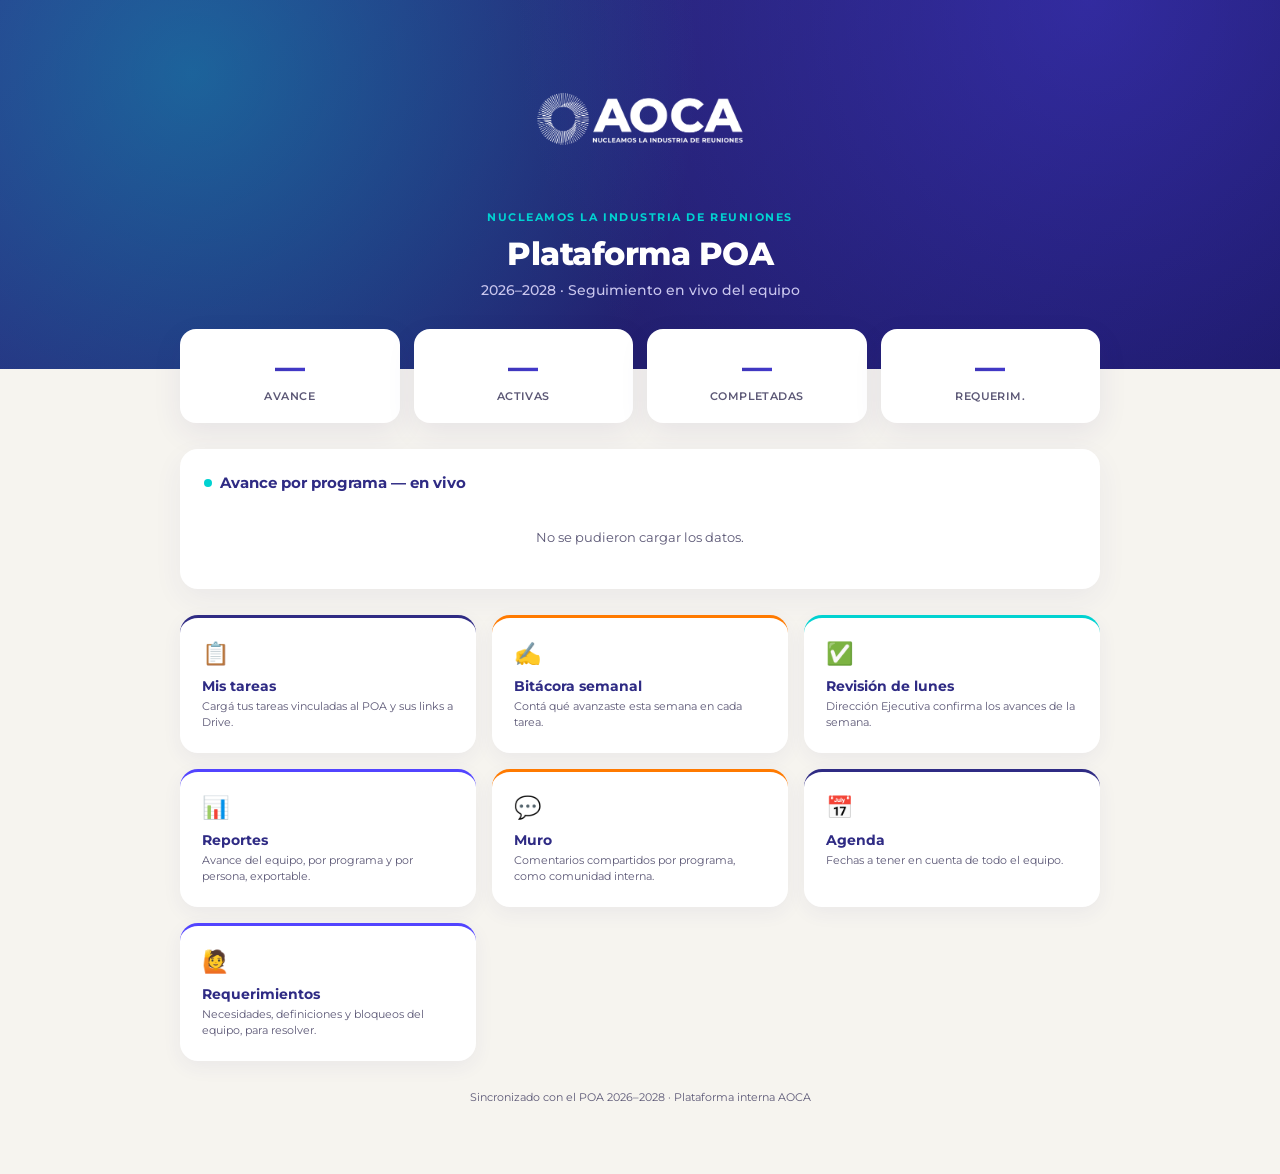
<file: index.html>
<!DOCTYPE html>
<html lang="es">
<head>
<meta charset="UTF-8">
<meta name="viewport" content="width=device-width, initial-scale=1">
<title>Plataforma POA · AOCA</title>
<link rel="preconnect" href="https://fonts.googleapis.com">
<link href="https://fonts.googleapis.com/css2?family=Montserrat:wght@400;500;600;700;800;900&display=swap" rel="stylesheet">
<style>
  :root{
    --indigo:#2F2B84; --indigo-deep:#1A1760;
    --turquesa:#00D2D1; --violeta:#5244FF; --naranja:#FF7A00;
    --paper:#F6F4EF; --ink:#1B1830; --ink-soft:#6B6785; --line:#E4E1F0;
  }
  *{box-sizing:border-box;}
  body{margin:0;background:var(--paper);color:var(--ink);font-family:'Montserrat',sans-serif;}
  .fade-in{opacity:0;animation:fadeIn .7s ease forwards;}
  @keyframes fadeIn{to{opacity:1;transform:translateY(0);}from{transform:translateY(10px);}}

  .hero{
    background:radial-gradient(circle at 15% 20%, rgba(0,210,209,.35), transparent 45%),
               radial-gradient(circle at 85% 0%, rgba(82,68,255,.35), transparent 50%),
               linear-gradient(135deg, var(--indigo) 0%, var(--indigo-deep) 100%);
    color:#fff; padding:54px 24px 70px; text-align:center; position:relative; overflow:hidden;
  }
  .hero img{height:130px;margin-bottom:22px;filter:brightness(0) invert(1);}
  .hero h1{font-size:clamp(22px,4vw,32px);font-weight:800;margin:0 0 8px;letter-spacing:-.5px;}
  .hero p{font-size:14px;color:#C9C6EE;margin:0;font-weight:500;}
  .hero .tagline{font-size:11px;letter-spacing:.14em;text-transform:uppercase;color:var(--turquesa);font-weight:700;margin-bottom:10px;}

  .wrap{max-width:960px;margin:-40px auto 0;padding:0 20px 60px;position:relative;z-index:2;}

  .kpis{display:grid;grid-template-columns:repeat(4,1fr);gap:14px;margin-bottom:26px;}
  .kpi{background:#fff;border-radius:16px;padding:20px 16px;box-shadow:0 10px 30px rgba(47,43,132,.08);text-align:center;}
  .kpi .num{font-size:30px;font-weight:800;font-family:'Montserrat';background:linear-gradient(135deg,var(--indigo),var(--violeta));-webkit-background-clip:text;background-clip:text;color:transparent;}
  .kpi .lbl{font-size:10.5px;color:var(--ink-soft);font-weight:600;text-transform:uppercase;letter-spacing:.04em;margin-top:4px;}

  .panel{background:#fff;border-radius:18px;padding:24px;box-shadow:0 10px 30px rgba(47,43,132,.06);margin-bottom:26px;}
  .panel h2{font-size:15px;font-weight:700;color:var(--indigo);margin:0 0 18px;display:flex;align-items:center;gap:8px;}
  .panel h2::before{content:"";width:8px;height:8px;border-radius:50%;background:var(--turquesa);}
  .bar-row{display:flex;align-items:center;gap:12px;margin-bottom:13px;}
  .bar-row .name{width:150px;font-size:12px;font-weight:500;flex-shrink:0;}
  .bar-track{flex:1;height:10px;background:#EFEDFA;border-radius:6px;overflow:hidden;}
  .bar-fill{height:100%;border-radius:6px;width:0;transition:width 1.1s cubic-bezier(.2,.8,.2,1);}
  .bar-row .pct{width:36px;text-align:right;font-size:11px;font-weight:700;color:var(--ink-soft);}
  .empty{text-align:center;color:var(--ink-soft);font-size:12.5px;padding:20px;}

  .grid{display:grid;grid-template-columns:repeat(3,1fr);gap:16px;}
  .card{
    background:#fff;border-radius:18px;padding:22px;text-decoration:none;color:var(--ink);
    box-shadow:0 6px 20px rgba(47,43,132,.06); transition:transform .2s, box-shadow .2s;
    position:relative; overflow:hidden; border-top:3px solid var(--c,var(--indigo));
  }
  .card:hover{transform:translateY(-5px);box-shadow:0 16px 34px rgba(47,43,132,.14);}
  .card .icon{font-size:22px;margin-bottom:10px;display:block;}
  .card h3{font-size:14px;font-weight:700;margin:0 0 4px;color:var(--indigo);}
  .card p{font-size:11px;color:var(--ink-soft);margin:0;line-height:1.45;}

  .footer{text-align:center;font-size:10.5px;color:var(--ink-soft);margin-top:30px;}

  @media(max-width:760px){.kpis{grid-template-columns:1fr 1fr;}.grid{grid-template-columns:1fr 1fr;}}
  @media(max-width:480px){.grid{grid-template-columns:1fr;}}
</style>
<link rel="stylesheet" href="assets/app.css">
<script src="assets/app.js" defer></script>
</head>
<body>

<div class="hero">
  <img src="[data-uri]" alt="AOCA">
  <p class="tagline">Nucleamos la industria de reuniones</p>
  <h1>Plataforma POA</h1>
  <p>2026–2028 · Seguimiento en vivo del equipo</p>
</div>

<div class="wrap">

  <div class="kpis" id="kpis">
    <div class="kpi"><div class="num">—</div><div class="lbl">Avance</div></div>
    <div class="kpi"><div class="num">—</div><div class="lbl">Activas</div></div>
    <div class="kpi"><div class="num">—</div><div class="lbl">Completadas</div></div>
    <div class="kpi"><div class="num">—</div><div class="lbl">Requerim.</div></div>
  </div>

  <div class="panel fade-in">
    <h2>Avance por programa — en vivo</h2>
    <div id="chart"><div class="empty">Cargando datos del equipo…</div></div>
  </div>

  <div class="grid">
    <a class="card fade-in" href="mis-tareas.html" style="--c:var(--indigo)">
      <span class="icon">📋</span><h3>Mis tareas</h3>
      <p>Cargá tus tareas vinculadas al POA y sus links a Drive.</p>
    </a>
    <a class="card fade-in" href="bitacora-semanal.html" style="--c:var(--naranja)">
      <span class="icon">✍️</span><h3>Bitácora semanal</h3>
      <p>Contá qué avanzaste esta semana en cada tarea.</p>
    </a>
    <a class="card fade-in" href="revision-lunes.html" style="--c:var(--turquesa)">
      <span class="icon">✅</span><h3>Revisión de lunes</h3>
      <p>Dirección Ejecutiva confirma los avances de la semana.</p>
    </a>
    <a class="card fade-in" href="reportes.html" style="--c:var(--violeta)">
      <span class="icon">📊</span><h3>Reportes</h3>
      <p>Avance del equipo, por programa y por persona, exportable.</p>
    </a>
    <a class="card fade-in" href="muro.html" style="--c:var(--naranja)">
      <span class="icon">💬</span><h3>Muro</h3>
      <p>Comentarios compartidos por programa, como comunidad interna.</p>
    </a>
    <a class="card fade-in" href="agenda.html" style="--c:var(--indigo)">
      <span class="icon">📅</span><h3>Agenda</h3>
      <p>Fechas a tener en cuenta de todo el equipo.</p>
    </a>
    <a class="card fade-in" href="requerimientos.html" style="--c:var(--violeta)">
      <span class="icon">🙋</span><h3>Requerimientos</h3>
      <p>Necesidades, definiciones y bloqueos del equipo, para resolver.</p>
    </a>
  </div>

  <p class="footer">Sincronizado con el POA 2026–2028 · Plataforma interna AOCA</p>
</div>

<script>
const WEBAPP_URL = 'https://script.google.com/macros/s/AKfycbz79-KdirXDLcDGQREVFWNzNfw-5R0W7H-VHEKw6IlT3Ziz7ZTawoCLYOfjWHad-DrC/exec';

function semanaISO(d) {
  const date = new Date(d.getTime());
  date.setHours(0,0,0,0);
  date.setDate(date.getDate() + 3 - ((date.getDay() + 6) % 7));
  const week1 = new Date(date.getFullYear(), 0, 4);
  const semanaNum = 1 + Math.round(((date - week1) / 86400000 - 3 + ((week1.getDay() + 6) % 7)) / 7);
  return date.getFullYear() + '-W' + String(semanaNum).padStart(2, '0');
}

function animarNumero(el, valor, sufijo, delayInicial) {
  setTimeout(() => {
    let actual = 0;
    const pasos = 40;
    const paso = Math.max(1, Math.round(valor / pasos));
    const intervalo = setInterval(() => {
      actual += paso;
      if (actual >= valor) { actual = valor; clearInterval(intervalo); }
      el.textContent = actual + (sufijo || '');
    }, 28);
  }, delayInicial || 0);
}

async function cargar() {
  try {
    const semana = semanaISO(new Date());
    const res = await fetch(WEBAPP_URL + '?action=resumen&semana=' + semana);
    const r = await res.json();

    const kpiEls = document.querySelectorAll('#kpis .kpi .num');
    animarNumero(kpiEls[0], r.avancePromedio, '%', 0);
    animarNumero(kpiEls[1], r.tareasActivas, '', 180);
    animarNumero(kpiEls[2], r.tareasCompletadas, '', 360);
    animarNumero(kpiEls[3], r.requerimientosAbiertos, '', 540);

    const chart = document.getElementById('chart');
    if (!r.porPrograma.length) {
      chart.innerHTML = '<div class="empty">Todavía no hay tareas cargadas.</div>';
      return;
    }
    chart.innerHTML = r.porPrograma.map(p => `
      <div class="bar-row">
        <span class="name">${p.programa}</span>
        <div class="bar-track"><div class="bar-fill" data-w="${p.avance}" style="background:${p.avance>=70?'var(--turquesa)':p.avance>=40?'var(--naranja)':'#C0392B'}"></div></div>
        <span class="pct">${p.avance}%</span>
      </div>
    `).join('');
    // Cada barra empieza a crecer un poco después que la anterior
    document.querySelectorAll('.bar-fill').forEach((b, i) => {
      setTimeout(() => { b.style.width = b.dataset.w + '%'; }, 700 + i * 160);
    });
  } catch (err) {
    document.getElementById('chart').innerHTML = '<div class="empty">No se pudieron cargar los datos.</div>';
  }
}

document.querySelectorAll('.fade-in').forEach((el, i) => { el.style.animationDelay = (i * 0.1) + 's'; });
cargar();
</script>
</body>
</html>
</file>
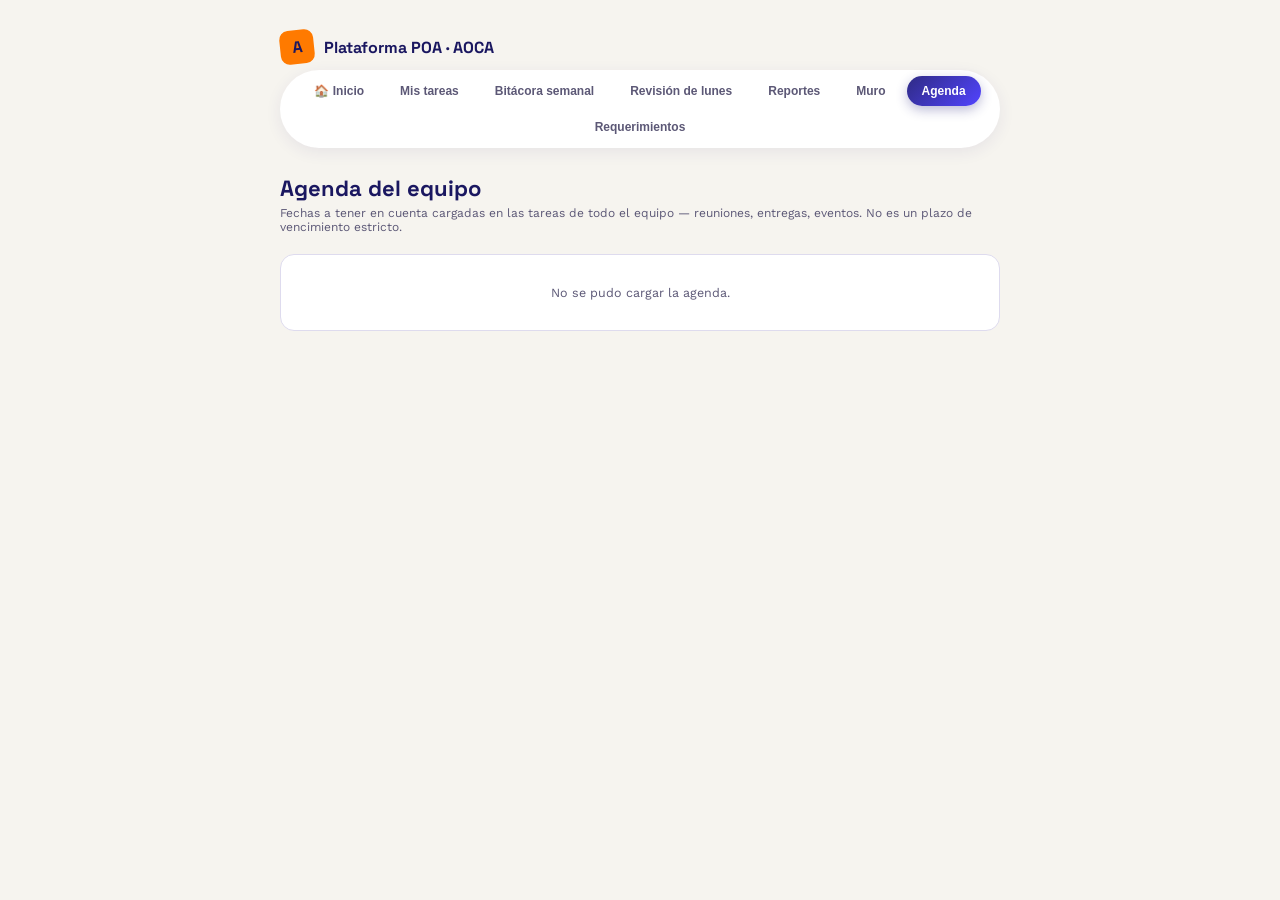
<file: agenda.html>
<!DOCTYPE html>
<html lang="es">
<head>
<meta charset="UTF-8">
<title>Agenda · Plataforma POA AOCA</title>
<link rel="preconnect" href="https://fonts.googleapis.com">
<link href="https://fonts.googleapis.com/css2?family=Space+Grotesk:wght@500;600;700&family=Work+Sans:wght@400;500;600&family=JetBrains+Mono:wght@500;600&display=swap" rel="stylesheet">
<style>
  :root{
    --indigo:#2F2B84; --indigo-deep:#211D5E; --indigo-tint:#EDECFA;
    --orange:#FF7A00; --orange-tint:#FFEEDC;
    --green:#5BA646; --green-tint:#E8F4E3;
    --red:#C0392B; --red-tint:#FBE7E4;
    --paper:#F6F4EF; --ink:#1B1830; --ink-soft:#5C5876; --line:#DEDBEE;
  }
  *{box-sizing:border-box;}
  body{margin:0;background:var(--paper);color:var(--ink);font-family:'Work Sans',sans-serif;}
  .wrap{max-width:760px;margin:0 auto;padding:30px 20px 60px;}
  .brand{display:flex;align-items:center;gap:10px;margin-bottom:6px;}
  .brand .mark{width:34px;height:34px;border-radius:9px;background:var(--orange);display:flex;align-items:center;justify-content:center;font-family:'Space Grotesk',sans-serif;font-weight:700;color:var(--indigo-deep);transform:rotate(-6deg);}
  .brand span{font-family:'Space Grotesk',sans-serif;font-weight:700;font-size:16px;color:var(--indigo-deep);}
  nav.links{display:flex;gap:14px;margin-bottom:22px;flex-wrap:wrap;}
  nav.links a{font-size:12px;color:var(--ink-soft);text-decoration:none;border-bottom:2px solid transparent;padding-bottom:2px;}
  nav.links a.active{color:var(--indigo-deep);font-weight:600;border-color:var(--orange);}
  h1{font-family:'Space Grotesk',sans-serif;font-size:22px;margin:0 0 4px;color:var(--indigo-deep);}
  .hint{font-size:12px;color:var(--ink-soft);margin:0 0 20px;}
  .grupo{margin-bottom:22px;}
  .grupo h2{font-family:'JetBrains Mono',monospace;font-size:11px;text-transform:uppercase;letter-spacing:.05em;color:var(--ink-soft);margin:0 0 10px;}
  .item{background:#fff;border:1px solid var(--line);border-radius:12px;padding:14px 16px;margin-bottom:10px;display:flex;gap:14px;align-items:center;}
  .item.vencido{border-color:#F4C9C1;}
  .fecha-box{width:52px;flex-shrink:0;text-align:center;background:var(--indigo-tint);border-radius:9px;padding:6px 0;}
  .item.vencido .fecha-box{background:var(--red-tint);}
  .fecha-box .dia{font-family:'Space Grotesk',sans-serif;font-size:17px;font-weight:700;color:var(--indigo-deep);line-height:1;}
  .item.vencido .fecha-box .dia{color:var(--red);}
  .fecha-box .mes{font-family:'JetBrains Mono',monospace;font-size:9px;color:var(--ink-soft);text-transform:uppercase;}
  .info{flex:1;}
  .prog{font-family:'JetBrains Mono',monospace;font-size:9.5px;color:var(--orange);text-transform:uppercase;}
  .tt{font-size:13px;font-weight:600;margin:2px 0 3px;}
  .who{font-size:11px;color:var(--ink-soft);}
  .chip{font-size:10px;color:var(--indigo);background:var(--indigo-tint);padding:3px 8px;border-radius:999px;text-decoration:none;margin-left:6px;}
  .empty{text-align:center;color:var(--ink-soft);font-size:12.5px;padding:30px;background:#fff;border:1px solid var(--line);border-radius:14px;}
</style>
<link rel="stylesheet" href="assets/app.css">
<script src="assets/app.js" defer></script>
</head>
<body>
<div class="wrap">
  <div class="brand"><div class="mark">A</div><span>Plataforma POA · AOCA</span></div>
    <nav class="app-nav">
    <a href="index.html">🏠 Inicio</a>
    <a href="mis-tareas.html">Mis tareas</a>
    <a href="bitacora-semanal.html">Bitácora semanal</a>
    <a href="revision-lunes.html">Revisión de lunes</a>
    <a href="reportes.html">Reportes</a>
    <a href="muro.html">Muro</a>
    <a href="agenda.html">Agenda</a>
    <a href="requerimientos.html">Requerimientos</a>
  </nav>

  <h1>Agenda del equipo</h1>
  <p class="hint">Fechas a tener en cuenta cargadas en las tareas de todo el equipo — reuniones, entregas, eventos. No es un plazo de vencimiento estricto.</p>

  <div id="contenido"><div class="empty">Cargando…</div></div>
</div>

<script>
const WEBAPP_URL = 'https://script.google.com/macros/s/AKfycbz79-KdirXDLcDGQREVFWNzNfw-5R0W7H-VHEKw6IlT3Ziz7ZTawoCLYOfjWHad-DrC/exec';
const MESES = ['ENE','FEB','MAR','ABR','MAY','JUN','JUL','AGO','SEP','OCT','NOV','DIC'];

async function cargar() {
  const cont = document.getElementById('contenido');
  try {
    const res = await fetch(WEBAPP_URL + '?action=agenda');
    const items = await res.json();
    if (!items.length) {
      cont.innerHTML = '<div class="empty">Todavía no hay fechas cargadas. Se agregan desde "Mis tareas" al crear una tarea nueva.</div>';
      return;
    }
    const hoy = new Date(); hoy.setHours(0,0,0,0);
    const grupos = { 'Vencidas': [], 'Esta semana': [], 'Próximamente': [] };
    items.forEach(it => {
      const f = new Date(it.fecha);
      const dias = Math.round((f - hoy) / 86400000);
      if (dias < 0) grupos['Vencidas'].push(it);
      else if (dias <= 7) grupos['Esta semana'].push(it);
      else grupos['Próximamente'].push(it);
    });

    cont.innerHTML = Object.keys(grupos).filter(g => grupos[g].length).map(g => `
      <div class="grupo">
        <h2>${g} (${grupos[g].length})</h2>
        ${grupos[g].map(it => {
          const f = new Date(it.fecha);
          const vencido = g === 'Vencidas';
          return `
          <div class="item ${vencido ? 'vencido' : ''}">
            <div class="fecha-box"><div class="dia">${f.getDate()}</div><div class="mes">${MESES[f.getMonth()]}</div></div>
            <div class="info">
              <div class="prog">${it.codigoPoa}</div>
              <div class="tt">${it.titulo}</div>
              <span class="who">${it.responsableEmail} · ${it.estado}</span>
              ${it.linkDrive ? `<a class="chip" href="${it.linkDrive}" target="_blank">🔗 Ver doc</a>` : ''}
            </div>
          </div>`;
        }).join('')}
      </div>
    `).join('');
  } catch (err) {
    cont.innerHTML = '<div class="empty">No se pudo cargar la agenda.</div>';
  }
}

cargar();
</script>
</body>
</html>
</file>
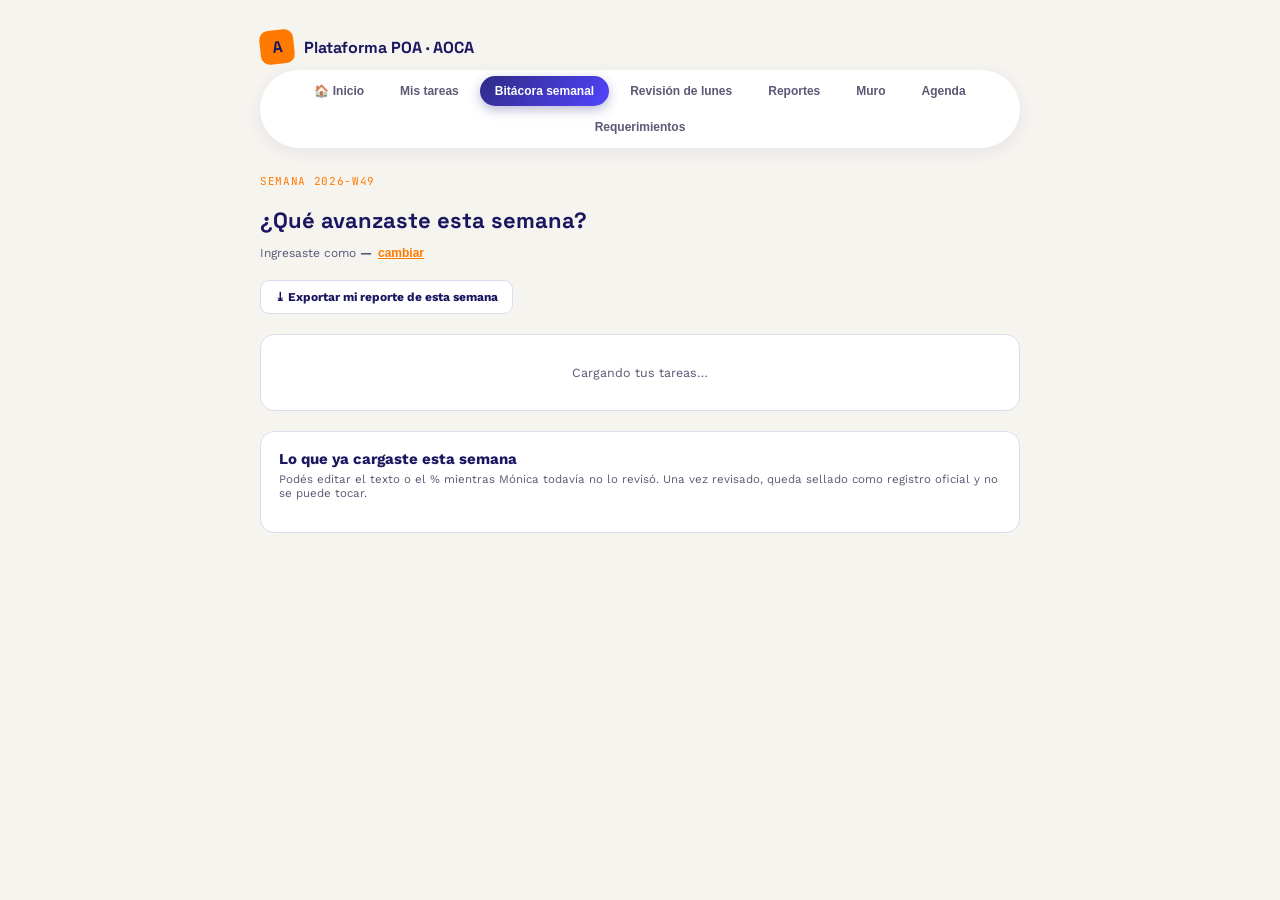
<file: bitacora-semanal.html>
<!DOCTYPE html>
<html lang="es">
<head>
<meta charset="UTF-8">
<title>Bitácora semanal · Plataforma POA AOCA</title>
<link rel="preconnect" href="https://fonts.googleapis.com">
<link href="https://fonts.googleapis.com/css2?family=Space+Grotesk:wght@500;600;700&family=Work+Sans:wght@400;500;600&family=JetBrains+Mono:wght@500;600&display=swap" rel="stylesheet">
<style>
  :root{
    --indigo:#2F2B84; --indigo-deep:#211D5E; --indigo-tint:#EDECFA;
    --orange:#FF7A00; --orange-tint:#FFEEDC;
    --green:#5BA646; --green-tint:#E8F4E3;
    --paper:#F6F4EF; --ink:#1B1830; --ink-soft:#5C5876; --line:#DEDBEE;
  }
  *{box-sizing:border-box;}
  body{margin:0;background:var(--paper);color:var(--ink);font-family:'Work Sans',sans-serif;}
  .wrap{max-width:800px;margin:0 auto;padding:30px 20px 60px;}
  .topbar{display:flex;justify-content:space-between;align-items:center;margin-bottom:6px;flex-wrap:wrap;gap:12px;}
  .brand{display:flex;align-items:center;gap:10px;}
  .brand .mark{width:34px;height:34px;border-radius:9px;background:var(--orange);display:flex;align-items:center;justify-content:center;font-family:'Space Grotesk',sans-serif;font-weight:700;color:var(--indigo-deep);transform:rotate(-6deg);}
  .brand span{font-family:'Space Grotesk',sans-serif;font-weight:700;font-size:16px;color:var(--indigo-deep);}
  nav.links{display:flex;gap:14px;margin-bottom:22px;}
  nav.links a{font-size:12px;color:var(--ink-soft);text-decoration:none;border-bottom:2px solid transparent;padding-bottom:2px;}
  nav.links a.active{color:var(--indigo-deep);font-weight:600;border-color:var(--orange);}
  h1{font-family:'Space Grotesk',sans-serif;font-size:22px;margin:0 0 4px;color:var(--indigo-deep);}
  .eyebrow{font-family:'JetBrains Mono',monospace;font-size:11px;color:var(--orange);letter-spacing:.06em;text-transform:uppercase;margin:0 0 18px;}
  .who{font-size:12px;color:var(--ink-soft);margin-bottom:20px;}
  .who button{background:none;border:none;color:var(--orange);font-weight:600;cursor:pointer;font-size:12px;text-decoration:underline;padding:0;margin-left:6px;}
  .entry{background:#fff;border:1px solid var(--line);border-radius:14px;padding:18px;margin-bottom:14px;}
  .entry .prog{font-family:'JetBrains Mono',monospace;font-size:9.5px;color:var(--orange);text-transform:uppercase;}
  .entry .tt{font-weight:700;font-size:13.5px;margin:3px 0 10px;}
  .entry textarea{width:100%;border:1px solid var(--line);border-radius:8px;padding:10px;font-family:'Work Sans';font-size:12.5px;min-height:52px;resize:vertical;}
  .slider-row{display:flex;align-items:center;gap:10px;margin-top:12px;}
  .slider-row input[type=range]{flex:1;accent-color:var(--indigo);}
  .slider-row .pctlabel{font-family:'JetBrains Mono',monospace;font-size:12px;color:var(--indigo-deep);font-weight:700;width:42px;text-align:right;}
  .entry .foot{display:flex;justify-content:space-between;align-items:center;margin-top:12px;}
  .prev{font-size:10.5px;color:var(--ink-soft);}
  .btn{border:none;border-radius:9px;padding:9px 14px;font-size:12px;font-weight:700;cursor:pointer;font-family:'Work Sans';background:var(--orange);color:#fff;}
  .btn:disabled{opacity:.5;cursor:default;}
  .empty{text-align:center;color:var(--ink-soft);font-size:12.5px;padding:30px;background:#fff;border:1px solid var(--line);border-radius:14px;}
  #toast{position:fixed;bottom:24px;right:24px;left:24px;background:var(--indigo-deep);color:#fff;padding:14px 18px;border-radius:10px;font-size:12.5px;display:none;box-shadow:0 8px 24px rgba(0,0,0,.2);max-width:360px;margin-left:auto;}
  #toast.show{display:block;}
  #toast.err{background:#C0392B;}
  .avance-row{border:1px solid var(--line);border-radius:10px;padding:12px 14px;margin-bottom:10px;}
  .avance-row .top2{display:flex;justify-content:space-between;align-items:flex-start;gap:10px;}
  .avance-row .tt2{font-weight:700;font-size:12.5px;}
  .avance-row .fecha2{font-family:'JetBrains Mono',monospace;font-size:9.5px;color:var(--ink-soft);}
  .avance-row .txt2{font-size:12px;margin:6px 0;color:var(--ink);}
  .badge-sellado{font-size:10px;font-weight:700;color:var(--ink-soft);background:var(--paper);padding:3px 9px;border-radius:999px;}
  .avance-row textarea{width:100%;border:1px solid var(--line);border-radius:8px;padding:8px;font-family:'Work Sans';font-size:12px;min-height:44px;margin-top:6px;}
  .avance-row .editrow{display:flex;align-items:center;gap:8px;margin-top:8px;}
  .avance-row input[type=range]{flex:1;accent-color:var(--indigo);}
  .btn-mini{border:none;border-radius:7px;padding:6px 10px;font-size:11px;font-weight:700;cursor:pointer;background:var(--indigo-tint);color:var(--indigo-deep);}
</style>
<link rel="stylesheet" href="assets/app.css">
<script src="assets/app.js" defer></script>
</head>
<body>
<div class="wrap">
  <div class="topbar">
    <div class="brand"><div class="mark">A</div><span>Plataforma POA · AOCA</span></div>
  </div>
    <nav class="app-nav">
    <a href="index.html">🏠 Inicio</a>
    <a href="mis-tareas.html">Mis tareas</a>
    <a href="bitacora-semanal.html">Bitácora semanal</a>
    <a href="revision-lunes.html">Revisión de lunes</a>
    <a href="reportes.html">Reportes</a>
    <a href="muro.html">Muro</a>
    <a href="agenda.html">Agenda</a>
    <a href="requerimientos.html">Requerimientos</a>
  </nav>

  <p class="eyebrow" id="semanaActual">Semana —</p>
  <h1>¿Qué avanzaste esta semana?</h1>
  <p class="who">Ingresaste como <b id="emailActual">—</b><button onclick="cambiarUsuario()">cambiar</button></p>
  <p style="margin:0 0 20px;"><button class="btn" style="background:#fff;border:1px solid var(--line);color:var(--indigo-deep);" onclick="exportarMiReporte()" id="btnExportarMio">⤓ Exportar mi reporte de esta semana</button></p>

  <div id="lista"><div class="empty">Cargando tus tareas…</div></div>

  <div class="panel" id="panelMisAvances" style="background:#fff;border:1px solid var(--line);border-radius:14px;padding:18px;margin-top:20px;">
    <h2 style="font-size:15px;margin:0 0 4px;color:var(--indigo-deep);">Lo que ya cargaste esta semana</h2>
    <p class="hint" style="font-size:11.5px;color:var(--ink-soft);margin:0 0 14px;">Podés editar el texto o el % mientras Mónica todavía no lo revisó. Una vez revisado, queda sellado como registro oficial y no se puede tocar.</p>
    <div id="listaMisAvances"></div>
  </div>
</div>

<div id="toast"></div>

<script>
// ======= CONFIGURACIÓN =======
const WEBAPP_URL = 'https://script.google.com/macros/s/AKfycbz79-KdirXDLcDGQREVFWNzNfw-5R0W7H-VHEKw6IlT3Ziz7ZTawoCLYOfjWHad-DrC/exec';
// ==============================

let emailActual = localStorage.getItem('aoca_email');
const semana = semanaISO(new Date());

function semanaISO(d) {
  const date = new Date(d.getTime());
  date.setHours(0,0,0,0);
  date.setDate(date.getDate() + 3 - ((date.getDay() + 6) % 7));
  const week1 = new Date(date.getFullYear(), 0, 4);
  const semanaNum = 1 + Math.round(((date - week1) / 86400000 - 3 + ((week1.getDay() + 6) % 7)) / 7);
  return date.getFullYear() + '-W' + String(semanaNum).padStart(2, '0');
}

function init() {
  document.getElementById('semanaActual').textContent = 'Semana ' + semana;
  if (!emailActual) { cambiarUsuario(); return; }
  document.getElementById('emailActual').textContent = emailActual;
  cargarTareas();
  cargarMisAvances();
}

function cambiarUsuario() {
  const email = prompt('Ingresá tu email de AOCA (ej: candela@aoca.org.ar):', emailActual || '');
  if (email) {
    emailActual = email.trim();
    localStorage.setItem('aoca_email', emailActual);
    document.getElementById('emailActual').textContent = emailActual;
    cargarTareas();
    cargarMisAvances();
  }
}

async function cargarTareas() {
  const lista = document.getElementById('lista');
  lista.innerHTML = '<div class="empty">Cargando tus tareas…</div>';
  try {
    const res = await fetch(WEBAPP_URL + '?action=misTareas&email=' + encodeURIComponent(emailActual));
    const tareas = await res.json();
    const activas = tareas.filter(t => t.estado !== 'Completada');
    if (!activas.length) {
      lista.innerHTML = '<div class="empty">No tenés tareas activas todavía. Cargá una desde "Mis tareas".</div>';
      return;
    }
    lista.innerHTML = activas.map((t, idx) => `
      <div class="entry" id="entry-${idx}">
        <div class="prog">${t.codigo_poa}</div>
        <div class="tt">${t.titulo}</div>
        <textarea id="txt-${idx}" placeholder="¿Qué hiciste esta semana en esta tarea?"></textarea>
        <div class="slider-row">
          <input type="range" id="rng-${idx}" min="0" max="100" value="${t.avance_pct || 0}"
                 oninput="document.getElementById('lbl-${idx}').textContent = this.value + '%'">
          <span class="pctlabel" id="lbl-${idx}">${t.avance_pct || 0}%</span>
        </div>
        <div class="foot">
          <span class="prev">Avance actual: ${t.avance_pct || 0}%</span>
          <button class="btn" onclick="guardarAvance('${t.id_tarea}', ${idx}, this)">Guardar avance</button>
        </div>
      </div>
    `).join('');
  } catch (err) {
    lista.innerHTML = '<div class="empty">No se pudieron cargar las tareas. Revisá la conexión.</div>';
  }
}

async function cargarMisAvances() {
  const cont = document.getElementById('listaMisAvances');
  cont.innerHTML = '<div class="empty">Cargando…</div>';
  try {
    const res = await fetch(WEBAPP_URL + '?action=misAvances&email=' + encodeURIComponent(emailActual) + '&semana=' + semana);
    const avances = await res.json();
    if (!avances.length) {
      cont.innerHTML = '<div class="empty">Todavía no cargaste nada esta semana.</div>';
      return;
    }
    cont.innerHTML = avances.map((a, idx) => `
      <div class="avance-row" id="av-${idx}">
        <div class="top2">
          <div><div class="tt2">${a.tituloTarea}</div><div class="fecha2">${a.fechaCarga}</div></div>
          ${a.revisado
            ? '<span class="badge-sellado">🔒 Ya revisado</span>'
            : `<button class="btn-mini" onclick="mostrarEdicion(${idx})">✎ Editar</button>`}
        </div>
        <p class="txt2" id="txt2-${idx}">"${a.queHice}" — ${a.avancePct}%</p>
        <div id="edicion-${idx}" style="display:none;">
          <textarea id="editTxt-${idx}">${a.queHice}</textarea>
          <div class="editrow">
            <input type="range" id="editPct-${idx}" min="0" max="100" value="${a.avancePct}"
                   oninput="document.getElementById('editLbl-${idx}').textContent=this.value+'%'">
            <span id="editLbl-${idx}" style="font-weight:700;font-size:11px;">${a.avancePct}%</span>
            <button class="btn-mini" onclick="guardarEdicion('${a.idAvance}', ${idx})">Guardar cambio</button>
          </div>
        </div>
      </div>
    `).join('');
  } catch (err) {
    cont.innerHTML = '<div class="empty">No se pudo cargar el historial.</div>';
  }
}

function mostrarEdicion(idx) {
  document.getElementById('edicion-' + idx).style.display = 'block';
}

async function guardarEdicion(idAvance, idx) {
  const queHice = document.getElementById('editTxt-' + idx).value.trim();
  const avancePct = Number(document.getElementById('editPct-' + idx).value);
  if (!queHice) { showToast('El texto no puede quedar vacío.', true); return; }
  try {
    const res = await fetch(WEBAPP_URL, {
      method: 'POST',
      body: JSON.stringify({ action: 'editarAvance', datos: { idAvance, queHice, avancePct } })
    });
    const data = await res.json();
    if (data.error) { showToast(data.error, true); return; }
    showToast('✓ Avance actualizado.');
    cargarMisAvances();
  } catch (err) {
    showToast('No se pudo guardar la edición.', true);
  }
}

async function guardarAvance(idTarea, idx, btn) {
  const queHice = document.getElementById('txt-' + idx).value.trim();
  const avancePct = Number(document.getElementById('rng-' + idx).value);
  if (!queHice) { showToast('Contá brevemente qué hiciste antes de guardar.', true); return; }
  btn.disabled = true;
  btn.textContent = 'Guardando…';
  try {
    await fetch(WEBAPP_URL, {
      method: 'POST',
      body: JSON.stringify({
        action: 'guardarAvance',
        datos: { idTarea, autorEmail: emailActual, semana, queHice, avancePct }
      })
    });
    showToast('✓ Avance guardado. Mónica lo revisa el lunes.');
    btn.textContent = 'Guardado ✓';
    cargarMisAvances();
  } catch (err) {
    showToast('No se pudo guardar el avance.', true);
    btn.disabled = false;
    btn.textContent = 'Guardar avance';
  }
}

function showToast(msg, isErr) {
  const t = document.getElementById('toast');
  t.innerHTML = msg;
  t.classList.toggle('err', !!isErr);
  t.classList.add('show');
  clearTimeout(window._tt);
  window._tt = setTimeout(() => t.classList.remove('show'), 5000);
}

async function exportarMiReporte() {
  const btn = document.getElementById('btnExportarMio');
  btn.disabled = true;
  btn.textContent = 'Generando…';
  try {
    const res = await fetch(WEBAPP_URL, {
      method: 'POST',
      body: JSON.stringify({ action: 'exportarReportePersonal', datos: { email: emailActual, semana } })
    });
    const data = await res.json();
    if (data.error) {
      showToast('Error al generar el PDF: ' + data.error, true);
    } else {
      showToast('✓ Reporte generado. <a href="' + data.url + '" target="_blank" style="color:#fff;text-decoration:underline;">Abrir en Drive</a>');
    }
  } catch (err) {
    showToast('No se pudo generar el reporte.', true);
  }
  btn.disabled = false;
  btn.textContent = '⤓ Exportar mi reporte de esta semana';
}

init();
</script>
</body>
</html>
</file>
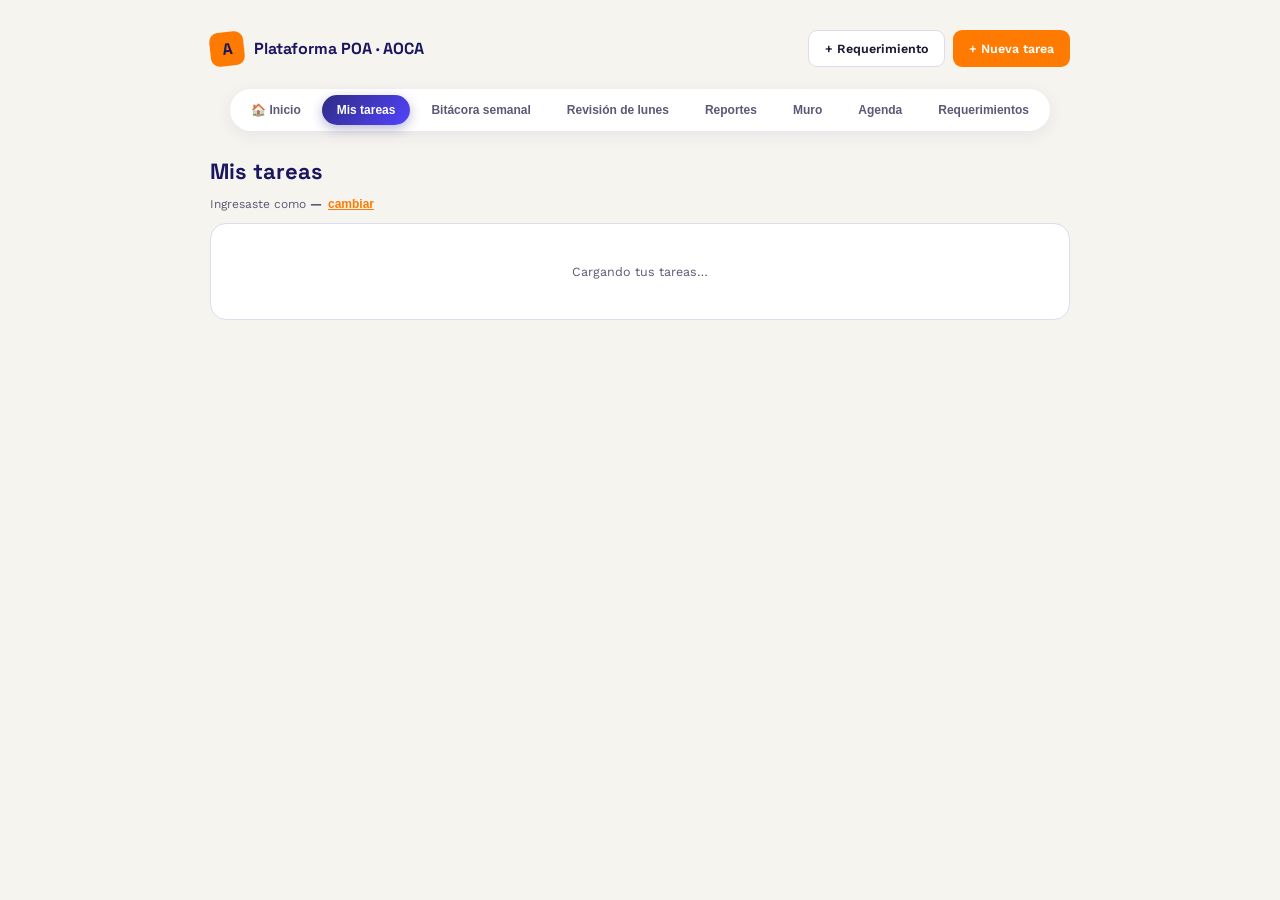
<file: mis-tareas.html>
<!DOCTYPE html>
<html lang="es">
<head>
<meta charset="UTF-8">
<title>Mis tareas · Plataforma POA AOCA</title>
<link rel="preconnect" href="https://fonts.googleapis.com">
<link href="https://fonts.googleapis.com/css2?family=Space+Grotesk:wght@500;600;700&family=Work+Sans:wght@400;500;600&family=JetBrains+Mono:wght@500;600&display=swap" rel="stylesheet">
<style>
  :root{
    --indigo:#2F2B84; --indigo-deep:#211D5E; --indigo-tint:#EDECFA;
    --orange:#FF7A00; --orange-tint:#FFEEDC;
    --green:#5BA646; --green-tint:#E8F4E3;
    --paper:#F6F4EF; --ink:#1B1830; --ink-soft:#5C5876; --line:#DEDBEE;
  }
  *{box-sizing:border-box;}
  body{margin:0;background:var(--paper);color:var(--ink);font-family:'Work Sans',sans-serif;}
  .wrap{max-width:900px;margin:0 auto;padding:30px 20px 60px;}
  .topbar{display:flex;justify-content:space-between;align-items:center;margin-bottom:22px;flex-wrap:wrap;gap:12px;}
  .brand{display:flex;align-items:center;gap:10px;}
  .brand .mark{width:34px;height:34px;border-radius:9px;background:var(--orange);display:flex;align-items:center;justify-content:center;font-family:'Space Grotesk',sans-serif;font-weight:700;color:var(--indigo-deep);transform:rotate(-6deg);}
  .brand span{font-family:'Space Grotesk',sans-serif;font-weight:700;font-size:16px;color:var(--indigo-deep);}
  h1{font-family:'Space Grotesk',sans-serif;font-size:22px;margin:0;color:var(--indigo-deep);}
  .who{font-size:12px;color:var(--ink-soft);}
  .who button{background:none;border:none;color:var(--orange);font-weight:600;cursor:pointer;font-size:12px;text-decoration:underline;padding:0;margin-left:6px;}
  .btn{border:none;border-radius:9px;padding:10px 16px;font-size:12.5px;font-weight:600;cursor:pointer;font-family:'Work Sans';}
  .btn-primary{background:var(--orange);color:#fff;}
  .btn-ghost{background:#fff;border:1px solid var(--line);color:var(--ink);}
  .panel{background:#fff;border:1px solid var(--line);border-radius:16px;padding:20px;margin-bottom:20px;}
  .board{display:grid;grid-template-columns:repeat(4,1fr);gap:12px;}
  .col{background:var(--paper);border:1px solid var(--line);border-radius:12px;padding:10px;min-height:80px;}
  .col h3{font-family:'JetBrains Mono',monospace;font-size:10px;text-transform:uppercase;letter-spacing:.05em;color:var(--ink-soft);margin:0 0 8px;}
  .card{background:#fff;border:1px solid var(--line);border-radius:10px;padding:10px;margin-bottom:8px;font-size:12px;}
  .card .prog{font-family:'JetBrains Mono',monospace;font-size:9px;color:var(--orange);text-transform:uppercase;margin-bottom:3px;}
  .card .who2{font-size:10px;color:var(--ink-soft);margin-top:6px;}
  .card a{color:var(--indigo);text-decoration:none;font-size:10.5px;}
  .empty{grid-column:1/-1;text-align:center;color:var(--ink-soft);font-size:12.5px;padding:20px;}
  .overlay{position:fixed;inset:0;background:rgba(27,24,48,.45);display:none;align-items:center;justify-content:center;z-index:50;padding:16px;}
  .overlay.show{display:flex;}
  .modal{background:#fff;border-radius:16px;padding:24px;width:420px;max-width:100%;max-height:90vh;overflow:auto;}
  .modal h3{font-family:'Space Grotesk',sans-serif;margin:0 0 4px;color:var(--indigo-deep);}
  .field{margin-bottom:12px;}
  .field label{font-size:11px;font-weight:600;color:var(--ink-soft);display:block;margin-bottom:4px;}
  .field select, .field input, .field textarea{width:100%;border:1px solid var(--line);border-radius:8px;padding:9px 10px;font-family:'Work Sans';font-size:12.5px;}
  .modal-actions{display:flex;justify-content:flex-end;gap:8px;margin-top:16px;}
  #toast{position:fixed;bottom:24px;right:24px;left:24px;background:var(--indigo-deep);color:#fff;padding:14px 18px;border-radius:10px;font-size:12.5px;display:none;box-shadow:0 8px 24px rgba(0,0,0,.2);max-width:360px;margin-left:auto;}
  #toast.show{display:block;}
  #toast.err{background:#C0392B;}
  @media(max-width:760px){.board{grid-template-columns:1fr 1fr;}}
</style>
<link rel="stylesheet" href="assets/app.css">
<script src="assets/app.js" defer></script>
</head>
<body>
<div class="wrap">
  <div class="topbar">
    <div class="brand"><div class="mark">A</div><span>Plataforma POA · AOCA</span></div>
    <div style="display:flex;gap:8px;">
      <button class="btn btn-ghost" onclick="toggleModalReq(true)">+ Requerimiento</button>
      <button class="btn btn-primary" onclick="toggleModal(true)">+ Nueva tarea</button>
    </div>
  </div>
    <nav class="app-nav">
    <a href="index.html">🏠 Inicio</a>
    <a href="mis-tareas.html">Mis tareas</a>
    <a href="bitacora-semanal.html">Bitácora semanal</a>
    <a href="revision-lunes.html">Revisión de lunes</a>
    <a href="reportes.html">Reportes</a>
    <a href="muro.html">Muro</a>
    <a href="agenda.html">Agenda</a>
    <a href="requerimientos.html">Requerimientos</a>
  </nav>

  <h1>Mis tareas</h1>
  <p class="who">Ingresaste como <b id="emailActual">—</b><button onclick="cambiarUsuario()">cambiar</button></p>

  <div class="panel">
    <div class="board" id="board">
      <div class="empty">Cargando tus tareas…</div>
    </div>
  </div>
</div>

<div class="overlay" id="overlay">
  <div class="modal">
    <h3>Nueva tarea</h3>
    <div class="field"><label>Programa / Acción del POA</label>
      <select id="fCodigo"><option>Cargando…</option></select>
    </div>
    <div class="field"><label>Título de la tarea</label><input id="fTitulo" type="text" placeholder="Ej: Enviar propuesta a auspiciantes"></div>
    <div class="field"><label>Descripción (opcional)</label><textarea id="fDescripcion" rows="2"></textarea></div>
    <div class="field"><label>Fecha para agenda (opcional) — una reunión, entrega, evento a tener en cuenta</label><input id="fFecha" type="date"></div>
    <div class="field"><label>Link al documento en Drive (opcional)</label><input id="fLink" type="text" placeholder="https://drive.google.com/..."></div>
    <div class="modal-actions">
      <button class="btn btn-ghost" onclick="toggleModal(false)">Cancelar</button>
      <button class="btn btn-primary" onclick="crearTarea()">Guardar tarea</button>
    </div>
  </div>
</div>

<div class="overlay" id="overlayReq">
  <div class="modal">
    <h3>Nuevo requerimiento</h3>
    <div class="field"><label>Tipo</label>
      <select id="rTipo"><option>Necesidad</option><option>Definición</option><option>Bloqueo</option></select>
    </div>
    <div class="field"><label>¿A qué tarea tuya se refiere? (opcional)</label>
      <select id="rTarea"><option value="">— No aplica a una tarea puntual —</option></select>
    </div>
    <div class="field"><label>Descripción</label><textarea id="rDescripcion" rows="3" placeholder="Contá qué necesitás o qué te está bloqueando"></textarea></div>
    <div class="modal-actions">
      <button class="btn btn-ghost" onclick="toggleModalReq(false)">Cancelar</button>
      <button class="btn btn-primary" onclick="crearRequerimiento()">Enviar requerimiento</button>
    </div>
  </div>
</div>

<div id="toast"></div>

<script>
// ======= CONFIGURACIÓN =======
// Pegar acá la URL que termina en /exec, obtenida al Implementar el Apps Script
const WEBAPP_URL = 'https://script.google.com/macros/s/AKfycbz79-KdirXDLcDGQREVFWNzNfw-5R0W7H-VHEKw6IlT3Ziz7ZTawoCLYOfjWHad-DrC/exec';
// ==============================

let emailActual = localStorage.getItem('aoca_email');
let programasCache = [];

function init() {
  if (!emailActual) { cambiarUsuario(); return; }
  document.getElementById('emailActual').textContent = emailActual;
  cargarProgramas();
  cargarMisTareas();
}

function cambiarUsuario() {
  const email = prompt('Ingresá tu email de AOCA (ej: candela@aoca.org.ar):', emailActual || '');
  if (email) {
    emailActual = email.trim();
    localStorage.setItem('aoca_email', emailActual);
    document.getElementById('emailActual').textContent = emailActual;
    cargarMisTareas();
  }
}

async function cargarProgramas() {
  try {
    const res = await fetch(WEBAPP_URL + '?action=programas');
    programasCache = await res.json();
    const sel = document.getElementById('fCodigo');
    sel.innerHTML = programasCache.map(p =>
      `<option value="${p.Codigo}">${p.Codigo} — ${p.Descripcion || p.Programa}</option>`
    ).join('');
  } catch (err) {
    showToast('No se pudo cargar la lista del POA. Revisá la URL configurada.', true);
  }
}

let misTareasCache = [];

async function cargarMisTareas() {
  const board = document.getElementById('board');
  board.innerHTML = '<div class="empty">Cargando tus tareas…</div>';
  try {
    const res = await fetch(WEBAPP_URL + '?action=misTareas&email=' + encodeURIComponent(emailActual));
    const tareas = await res.json();
    misTareasCache = tareas;
    renderBoard(tareas);
  } catch (err) {
    board.innerHTML = '<div class="empty">No se pudieron cargar las tareas. Revisá la URL configurada.</div>';
  }
}

function renderBoard(tareas) {
  const ESTADOS = ['Pendiente', 'En curso', 'Bloqueada', 'Completada'];
  const columnas = { 'Pendiente': [], 'En curso': [], 'Bloqueada': [], 'Completada': [] };
  tareas.forEach(t => {
    const col = columnas[t.estado] ? t.estado : 'Pendiente';
    columnas[col].push(t);
  });
  const board = document.getElementById('board');
  board.innerHTML = Object.keys(columnas).map(nombreCol => `
    <div class="col">
      <h3>${nombreCol} (${columnas[nombreCol].length})</h3>
      ${columnas[nombreCol].map(t => `
        <div class="card">
          <div class="prog">${t.codigo_poa}</div>
          ${t.titulo}
          <div class="who2" style="display:flex;justify-content:space-between;align-items:center;gap:6px;margin-top:8px;">
            ${t.link_drive ? `<a href="${t.link_drive}" target="_blank">🔗 Ver doc</a>` : '<span></span>'}
            <select onchange="cambiarEstado('${t.id_tarea}', this.value)" style="font-size:10px;border:1px solid var(--line);border-radius:6px;padding:2px 4px;">
              ${ESTADOS.map(e => `<option value="${e}" ${e === t.estado ? 'selected' : ''}>${e}</option>`).join('')}
            </select>
          </div>
        </div>
      `).join('') || '<div style="font-size:11px;color:var(--ink-soft)">Sin tareas</div>'}
    </div>
  `).join('');
}

async function cambiarEstado(idTarea, nuevoEstado) {
  try {
    await fetch(WEBAPP_URL, {
      method: 'POST',
      body: JSON.stringify({ action: 'actualizarEstado', datos: { idTarea, nuevoEstado } })
    });
    showToast('✓ Estado actualizado a "' + nuevoEstado + '".');
    cargarMisTareas();
  } catch (err) {
    showToast('No se pudo actualizar el estado.', true);
  }
}

function toggleModal(show) { document.getElementById('overlay').classList.toggle('show', show); }

function toggleModalReq(show) {
  if (show) {
    const sel = document.getElementById('rTarea');
    sel.innerHTML = '<option value="">— No aplica a una tarea puntual —</option>' +
      misTareasCache.map(t => `<option value="${t.id_tarea}">${t.codigo_poa} — ${t.titulo}</option>`).join('');
  }
  document.getElementById('overlayReq').classList.toggle('show', show);
}

async function crearRequerimiento() {
  const descripcion = document.getElementById('rDescripcion').value.trim();
  if (!descripcion) { showToast('Contá brevemente qué necesitás.', true); return; }
  const datos = {
    tipo: document.getElementById('rTipo').value,
    idTarea: document.getElementById('rTarea').value,
    solicitanteEmail: emailActual,
    descripcion: descripcion
  };
  try {
    await fetch(WEBAPP_URL, {
      method: 'POST',
      body: JSON.stringify({ action: 'guardarRequerimiento', datos })
    });
    toggleModalReq(false);
    document.getElementById('rDescripcion').value = '';
    showToast('✓ Requerimiento enviado. Mónica lo va a ver en sus reportes.');
  } catch (err) {
    showToast('No se pudo enviar el requerimiento.', true);
  }
}

async function crearTarea() {
  const titulo = document.getElementById('fTitulo').value.trim();
  if (!titulo) { showToast('Poné un título para la tarea.', true); return; }
  const datos = {
    codigoPoa: document.getElementById('fCodigo').value,
    titulo: titulo,
    descripcion: document.getElementById('fDescripcion').value,
    responsableEmail: emailActual,
    fechaLimite: document.getElementById('fFecha').value,
    linkDrive: document.getElementById('fLink').value
  };
  try {
    await fetch(WEBAPP_URL, {
      method: 'POST',
      body: JSON.stringify({ action: 'guardarTarea', datos })
    });
    toggleModal(false);
    showToast('✓ Tarea guardada y vinculada al POA.');
    document.getElementById('fTitulo').value = '';
    document.getElementById('fDescripcion').value = '';
    document.getElementById('fFecha').value = '';
    document.getElementById('fLink').value = '';
    cargarMisTareas();
  } catch (err) {
    showToast('No se pudo guardar la tarea.', true);
  }
}

function showToast(msg, isErr) {
  const t = document.getElementById('toast');
  t.textContent = msg;
  t.classList.toggle('err', !!isErr);
  t.classList.add('show');
  clearTimeout(window._tt);
  window._tt = setTimeout(() => t.classList.remove('show'), 3500);
}

init();
</script>
</body>
</html>
</file>
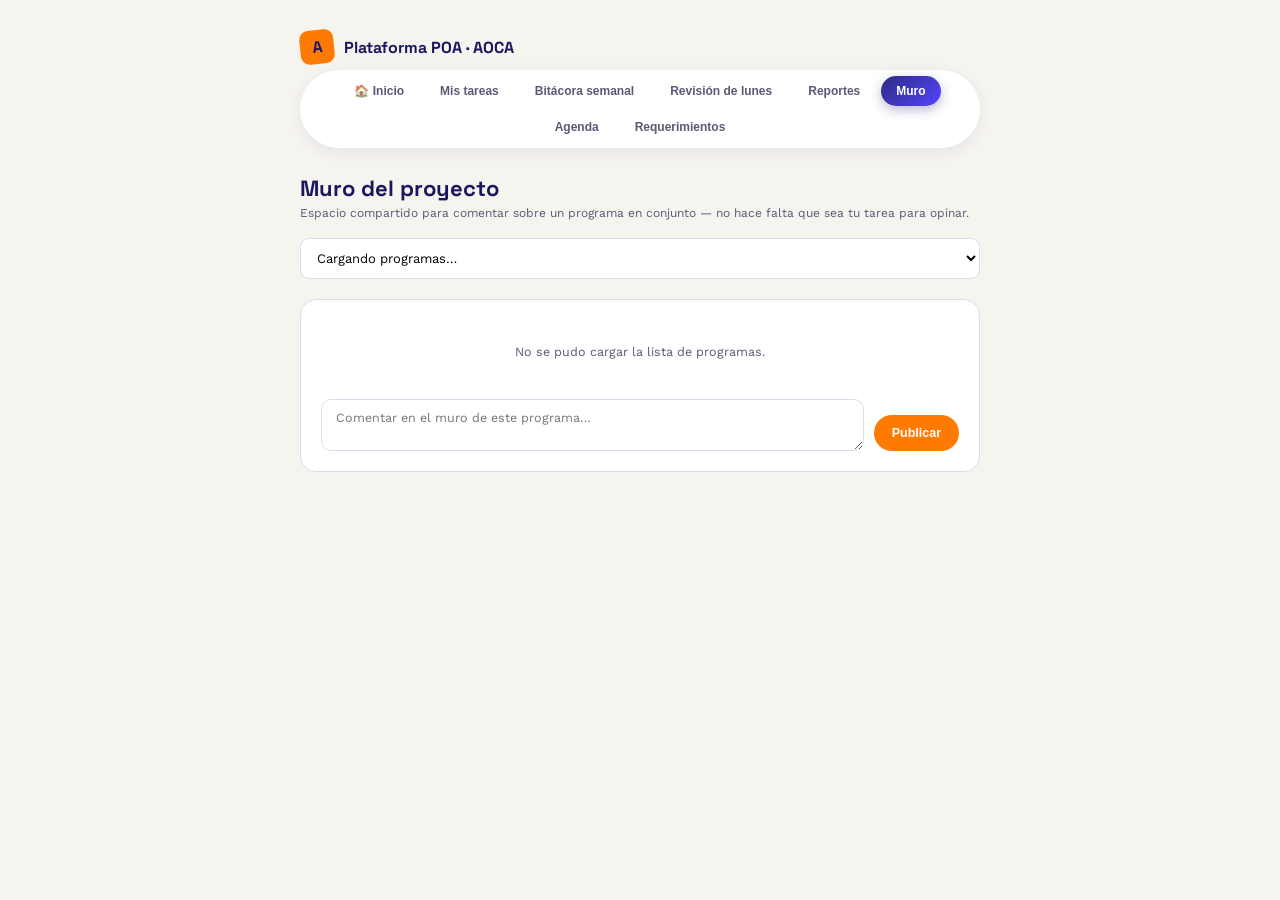
<file: muro.html>
<!DOCTYPE html>
<html lang="es">
<head>
<meta charset="UTF-8">
<title>Muro del proyecto · Plataforma POA AOCA</title>
<link rel="preconnect" href="https://fonts.googleapis.com">
<link href="https://fonts.googleapis.com/css2?family=Space+Grotesk:wght@500;600;700&family=Work+Sans:wght@400;500;600&family=JetBrains+Mono:wght@500;600&display=swap" rel="stylesheet">
<style>
  :root{
    --indigo:#2F2B84; --indigo-deep:#211D5E; --indigo-tint:#EDECFA;
    --orange:#FF7A00; --orange-tint:#FFEEDC;
    --paper:#F6F4EF; --ink:#1B1830; --ink-soft:#5C5876; --line:#DEDBEE;
  }
  *{box-sizing:border-box;}
  body{margin:0;background:var(--paper);color:var(--ink);font-family:'Work Sans',sans-serif;}
  .wrap{max-width:720px;margin:0 auto;padding:30px 20px 60px;}
  .brand{display:flex;align-items:center;gap:10px;margin-bottom:6px;}
  .brand .mark{width:34px;height:34px;border-radius:9px;background:var(--orange);display:flex;align-items:center;justify-content:center;font-family:'Space Grotesk',sans-serif;font-weight:700;color:var(--indigo-deep);transform:rotate(-6deg);}
  .brand span{font-family:'Space Grotesk',sans-serif;font-weight:700;font-size:16px;color:var(--indigo-deep);}
  nav.links{display:flex;gap:14px;margin-bottom:22px;flex-wrap:wrap;}
  nav.links a{font-size:12px;color:var(--ink-soft);text-decoration:none;border-bottom:2px solid transparent;padding-bottom:2px;}
  nav.links a.active{color:var(--indigo-deep);font-weight:600;border-color:var(--orange);}
  h1{font-family:'Space Grotesk',sans-serif;font-size:22px;margin:0 0 4px;color:var(--indigo-deep);}
  .hint{font-size:12px;color:var(--ink-soft);margin:0 0 18px;}
  .field{margin-bottom:20px;}
  .field select{width:100%;border:1px solid var(--line);border-radius:9px;padding:11px 12px;font-family:'Work Sans';font-size:13px;background:#fff;}
  .panel{background:#fff;border:1px solid var(--line);border-radius:16px;padding:20px;}
  .post{display:flex;gap:11px;padding:13px 0;border-bottom:1px solid var(--line);}
  .post:last-child{border:none;}
  .avatar{width:30px;height:30px;border-radius:50%;background:var(--indigo);color:#fff;font-family:'Space Grotesk';font-size:11px;font-weight:700;display:flex;align-items:center;justify-content:center;flex-shrink:0;}
  .post .body{flex:1;}
  .who{font-size:12px;font-weight:700;color:var(--indigo-deep);}
  .meta{font-family:'JetBrains Mono',monospace;font-size:9px;color:#A6A2C4;margin-left:6px;font-weight:400;}
  .txt{font-size:12.5px;margin:4px 0 0;line-height:1.45;}
  .compose{display:flex;gap:10px;margin-top:16px;align-items:flex-end;}
  .compose textarea{flex:1;border:1px solid var(--line);border-radius:10px;padding:10px 14px;font-family:'Work Sans';font-size:12.5px;min-height:44px;resize:vertical;}
  .compose button{border:none;background:var(--orange);color:#fff;border-radius:999px;padding:11px 18px;font-size:12.5px;font-weight:700;cursor:pointer;}
  .empty{text-align:center;color:var(--ink-soft);font-size:12.5px;padding:24px;}
  #toast{position:fixed;bottom:24px;right:24px;left:24px;background:var(--indigo-deep);color:#fff;padding:14px 18px;border-radius:10px;font-size:12.5px;display:none;box-shadow:0 8px 24px rgba(0,0,0,.2);max-width:360px;margin-left:auto;}
  #toast.show{display:block;}
  #toast.err{background:#C0392B;}
</style>
<link rel="stylesheet" href="assets/app.css">
<script src="assets/app.js" defer></script>
</head>
<body>
<div class="wrap">
  <div class="brand"><div class="mark">A</div><span>Plataforma POA · AOCA</span></div>
    <nav class="app-nav">
    <a href="index.html">🏠 Inicio</a>
    <a href="mis-tareas.html">Mis tareas</a>
    <a href="bitacora-semanal.html">Bitácora semanal</a>
    <a href="revision-lunes.html">Revisión de lunes</a>
    <a href="reportes.html">Reportes</a>
    <a href="muro.html">Muro</a>
    <a href="agenda.html">Agenda</a>
    <a href="requerimientos.html">Requerimientos</a>
  </nav>

  <h1>Muro del proyecto</h1>
  <p class="hint">Espacio compartido para comentar sobre un programa en conjunto — no hace falta que sea tu tarea para opinar.</p>

  <div class="field">
    <select id="selectProyecto" onchange="cargarMuro()"><option>Cargando programas…</option></select>
  </div>

  <div class="panel">
    <div id="posts"><div class="empty">Elegí un programa para ver su muro.</div></div>
    <div class="compose">
      <textarea id="txtNuevo" placeholder="Comentar en el muro de este programa…"></textarea>
      <button onclick="publicar()">Publicar</button>
    </div>
  </div>
</div>

<div id="toast"></div>

<script>
const WEBAPP_URL = 'https://script.google.com/macros/s/AKfycbz79-KdirXDLcDGQREVFWNzNfw-5R0W7H-VHEKw6IlT3Ziz7ZTawoCLYOfjWHad-DrC/exec';
let emailActual = localStorage.getItem('aoca_email');

function nombreLegible(codigoHoja, nombreReal) {
  return nombreReal || (codigoHoja === 'General' ? 'General' : codigoHoja.replace(/^P_/, '').replace(/_/g, '.'));
}

async function init() {
  if (!emailActual) {
    emailActual = prompt('Ingresá tu email de AOCA (ej: candela@aoca.org.ar):', '');
    if (emailActual) localStorage.setItem('aoca_email', emailActual.trim());
  }
  try {
    const res = await fetch(WEBAPP_URL + '?action=programas');
    const programas = await res.json();
    const unicos = [...new Map(programas.map(p => [p.Programa, p.Programa_Nombre])).entries()];
    const sel = document.getElementById('selectProyecto');
    sel.innerHTML = unicos.map(([codigo, nombre]) => `<option value="${codigo}">${nombreLegible(codigo, nombre)}</option>`).join('');
    cargarMuro();
  } catch (err) {
    document.getElementById('posts').innerHTML = '<div class="empty">No se pudo cargar la lista de programas.</div>';
  }
}

async function cargarMuro() {
  const proyecto = document.getElementById('selectProyecto').value;
  const posts = document.getElementById('posts');
  posts.innerHTML = '<div class="empty">Cargando…</div>';
  try {
    const res = await fetch(WEBAPP_URL + '?action=comentarios&tipo=proyecto&id=' + encodeURIComponent(proyecto));
    const comentarios = await res.json();
    if (!comentarios.length) {
      posts.innerHTML = '<div class="empty">Todavía no hay comentarios en este programa. ¡Sé la primera!</div>';
      return;
    }
    posts.innerHTML = comentarios.map(c => `
      <div class="post">
        <div class="avatar">${(c.autorEmail || '?')[0].toUpperCase()}</div>
        <div class="body">
          <span class="who">${c.autorEmail}</span><span class="meta">${c.fechaHora}</span>
          <p class="txt">${c.texto}</p>
        </div>
      </div>
    `).join('');
  } catch (err) {
    posts.innerHTML = '<div class="empty">No se pudieron cargar los comentarios.</div>';
  }
}

async function publicar() {
  const texto = document.getElementById('txtNuevo').value.trim();
  const proyecto = document.getElementById('selectProyecto').value;
  if (!texto) { showToast('Escribí algo antes de publicar.', true); return; }
  if (!emailActual) { showToast('Necesitamos tu email para publicar.', true); return; }
  try {
    await fetch(WEBAPP_URL, {
      method: 'POST',
      body: JSON.stringify({
        action: 'guardarComentario',
        datos: { tipoReferencia: 'proyecto', idReferencia: proyecto, autorEmail: emailActual, texto }
      })
    });
    document.getElementById('txtNuevo').value = '';
    showToast('✓ Comentario publicado.');
    cargarMuro();
  } catch (err) {
    showToast('No se pudo publicar el comentario.', true);
  }
}

function showToast(msg, isErr) {
  const t = document.getElementById('toast');
  t.textContent = msg;
  t.classList.toggle('err', !!isErr);
  t.classList.add('show');
  clearTimeout(window._tt);
  window._tt = setTimeout(() => t.classList.remove('show'), 3500);
}

init();
</script>
</body>
</html>
</file>
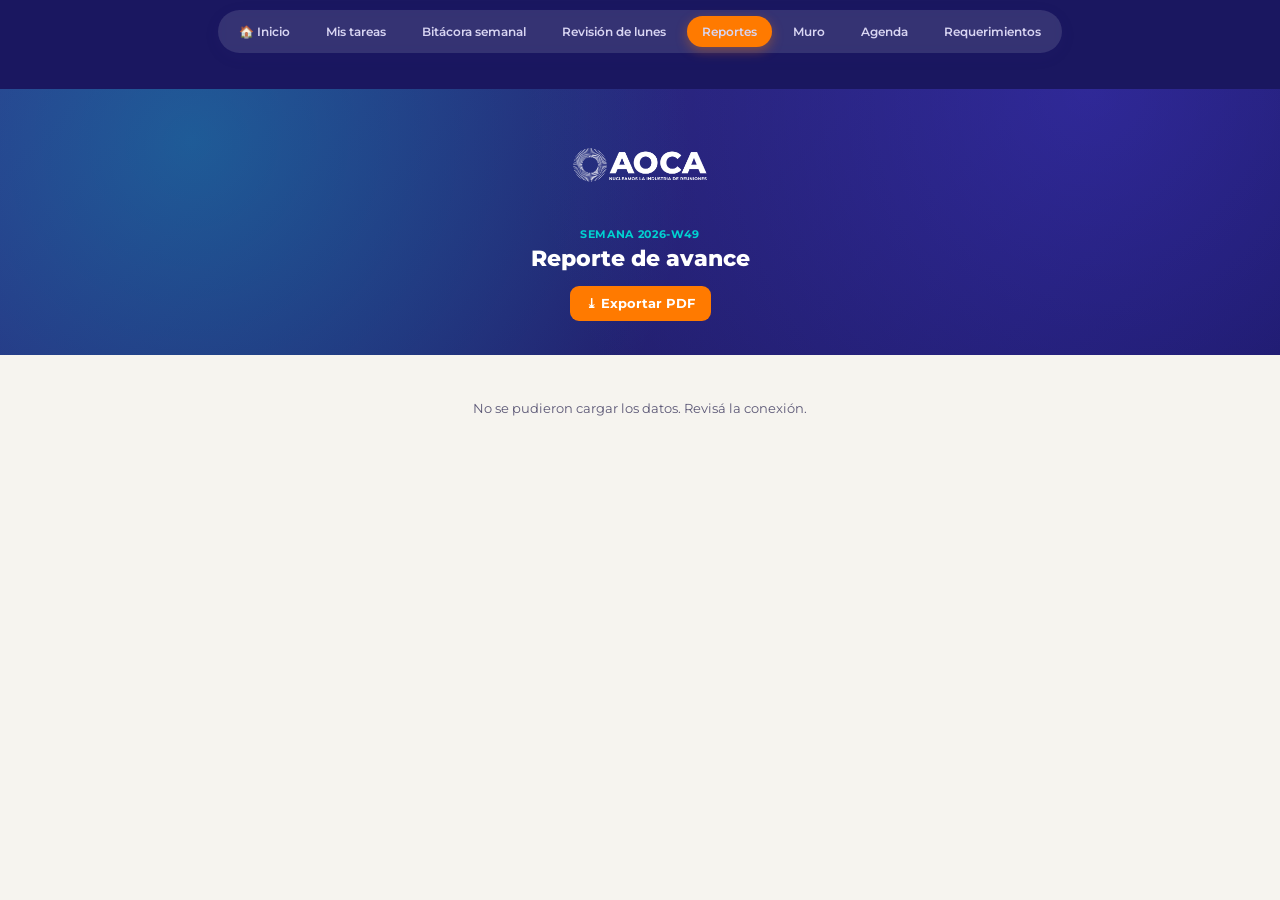
<file: reportes.html>
<!DOCTYPE html>
<html lang="es">
<head>
<meta charset="UTF-8">
<title>Reportes · Plataforma POA AOCA</title>
<link rel="preconnect" href="https://fonts.googleapis.com">
<link href="https://fonts.googleapis.com/css2?family=Montserrat:wght@400;500;600;700;800&display=swap" rel="stylesheet">
<style>
  :root{
    --indigo:#2F2B84; --indigo-deep:#1A1760; --indigo-tint:#EDECFA;
    --orange:#FF7A00; --orange-tint:#FFEEDC;
    --turquesa:#00D2D1; --turquesa-tint:#E0FAF9;
    --violeta:#5244FF;
    --paper:#F6F4EF; --ink:#1B1830; --ink-soft:#5C5876; --line:#DEDBEE;
  }
  *{box-sizing:border-box;}
  body{margin:0;background:var(--paper);color:var(--ink);font-family:'Montserrat',sans-serif;}
  .fade-in{opacity:0;animation:fadeIn .7s ease forwards;}
  @keyframes fadeIn{to{opacity:1;transform:translateY(0);}from{transform:translateY(10px);}}
  .hero{
    background:radial-gradient(circle at 15% 20%, rgba(0,210,209,.3), transparent 45%),
               radial-gradient(circle at 85% 0%, rgba(82,68,255,.3), transparent 50%),
               linear-gradient(135deg, var(--indigo) 0%, var(--indigo-deep) 100%);
    color:#fff; padding:34px 24px 34px; text-align:center; position:relative;
  }
  .hero img{height:84px;margin-bottom:16px;filter:brightness(0) invert(1);}
  .hero h1{font-size:22px;font-weight:800;margin:0 0 14px;color:#fff;}
  .hero .eyebrow{color:var(--turquesa);}
  .hero .btn{margin-top:0;}
  .navbar{background:var(--indigo-deep);padding:10px 24px;}
  nav.links{display:flex;gap:14px;justify-content:center;flex-wrap:wrap;}
  .wrap{max-width:820px;margin:26px auto 0;padding:0 20px 60px;position:relative;z-index:2;}
  nav.links a{font-size:12px;color:var(--ink-soft);text-decoration:none;border-bottom:2px solid transparent;padding-bottom:2px;font-weight:500;}
  nav.links a.active{color:var(--indigo-deep);font-weight:700;border-color:var(--orange);}
  .topbar{display:flex;justify-content:space-between;align-items:flex-start;margin-bottom:20px;flex-wrap:wrap;gap:12px;}
  .eyebrow{font-size:11px;font-weight:700;color:var(--orange);letter-spacing:.06em;text-transform:uppercase;margin:0 0 4px;}
  h1{font-family:'Montserrat',sans-serif;font-weight:800;font-size:22px;margin:0;color:var(--indigo-deep);}
  .btn{border:none;border-radius:9px;padding:10px 16px;font-size:12.5px;font-weight:700;cursor:pointer;font-family:'Montserrat';background:var(--orange);color:#fff;}
  .btn:disabled{opacity:.5;}
  .headline{background:linear-gradient(120deg,var(--indigo) 0%,var(--indigo-deep) 100%);color:#fff;border-radius:16px;padding:22px 24px;margin-bottom:22px;}
  .headline p{font-family:'Montserrat',sans-serif;font-weight:600;font-size:16px;line-height:1.5;margin:0;}
  .headline b{color:var(--turquesa);}
  .kpis{display:grid;grid-template-columns:repeat(4,1fr);gap:14px;margin-bottom:22px;}
  .badge{position:relative;background:#fff;border:1px solid var(--line);border-radius:14px;padding:16px;overflow:hidden;}
  .badge::before{content:"";position:absolute;top:0;bottom:0;left:0;width:5px;background:var(--accent,var(--indigo));}
  .badge .lbl{font-size:9.5px;font-weight:700;letter-spacing:.05em;text-transform:uppercase;color:var(--ink-soft);}
  .badge .val{font-family:'Montserrat',sans-serif;font-weight:800;font-size:24px;margin-top:3px;}
  .panel{background:#fff;border:1px solid var(--line);border-radius:16px;padding:20px;margin-bottom:20px;}
  .panel h2{font-family:'Montserrat',sans-serif;font-weight:700;font-size:15px;margin:0 0 14px;color:var(--indigo-deep);}
  .bar-row{display:flex;align-items:center;gap:10px;margin-bottom:12px;}
  .bar-row .name{width:150px;font-size:12px;flex-shrink:0;}
  .bar-track{flex:1;height:9px;background:var(--indigo-tint);border-radius:5px;overflow:hidden;}
  .bar-fill{height:100%;border-radius:5px;width:0;transition:width 1s cubic-bezier(.2,.8,.2,1);}
  .bar-row .pct{width:34px;text-align:right;font-weight:700;font-size:11px;color:var(--ink-soft);}
  .contrib{display:flex;justify-content:space-between;padding:8px 0;border-bottom:1px solid var(--line);font-size:12.5px;}
  .contrib:last-child{border:none;}
  .empty{text-align:center;color:var(--ink-soft);font-size:12.5px;padding:20px;}
  #toast{position:fixed;bottom:24px;right:24px;left:24px;background:var(--indigo-deep);color:#fff;padding:14px 18px;border-radius:10px;font-size:12.5px;display:none;box-shadow:0 8px 24px rgba(0,0,0,.2);max-width:360px;margin-left:auto;}
  #toast.show{display:block;}
  #toast a{color:var(--turquesa);text-decoration:underline;}
  @media(max-width:700px){.kpis{grid-template-columns:1fr 1fr;}}
</style>
<link rel="stylesheet" href="assets/app.css">
<script src="assets/app.js" defer></script>
</head>
<body>
<div class="navbar">
  <nav class="app-nav on-dark">
    <a href="index.html">🏠 Inicio</a>
    <a href="mis-tareas.html">Mis tareas</a>
    <a href="bitacora-semanal.html">Bitácora semanal</a>
    <a href="revision-lunes.html">Revisión de lunes</a>
    <a href="reportes.html">Reportes</a>
    <a href="muro.html">Muro</a>
    <a href="agenda.html">Agenda</a>
    <a href="requerimientos.html">Requerimientos</a>
  </nav>
</div>
<div class="hero">
  <img src="[data-uri]" alt="AOCA">
  <p class="eyebrow" id="semanaLbl">Semana —</p>
  <h1>Reporte de avance</h1>
  <button class="btn" id="btnExport" onclick="exportar()">⤓ Exportar PDF</button>
</div>
<div class="wrap">

  <div id="contenido"><div class="empty">Cargando datos…</div></div>
</div>

<div id="toast"></div>

<script>
const WEBAPP_URL = 'https://script.google.com/macros/s/AKfycbz79-KdirXDLcDGQREVFWNzNfw-5R0W7H-VHEKw6IlT3Ziz7ZTawoCLYOfjWHad-DrC/exec';

function semanaISO(d) {
  const date = new Date(d.getTime());
  date.setHours(0,0,0,0);
  date.setDate(date.getDate() + 3 - ((date.getDay() + 6) % 7));
  const week1 = new Date(date.getFullYear(), 0, 4);
  const semanaNum = 1 + Math.round(((date - week1) / 86400000 - 3 + ((week1.getDay() + 6) % 7)) / 7);
  return date.getFullYear() + '-W' + String(semanaNum).padStart(2, '0');
}
const semana = semanaISO(new Date());
const colores = ['var(--green)', 'var(--orange)', '#C0392B'];

async function cargar() {
  document.getElementById('semanaLbl').textContent = 'Semana ' + semana;
  const cont = document.getElementById('contenido');
  try {
    const res = await fetch(WEBAPP_URL + '?action=resumen&semana=' + semana);
    const r = await res.json();

    let headline;
    if (r.porPrograma.length) {
      const top = r.porPrograma[0];
      const bottom = r.porPrograma[r.porPrograma.length - 1];
      headline = `El avance promedio del equipo es <b>${r.avancePromedio}%</b>. El programa más avanzado es <b>${top.programa}</b> (${top.avance}%)${r.porPrograma.length > 1 ? `; el que más necesita atención es <b>${bottom.programa}</b> (${bottom.avance}%)` : ''}.`;
    } else {
      headline = 'Todavía no hay tareas cargadas para calcular un resumen. Empezá cargando algunas desde "Mis tareas".';
    }

    cont.innerHTML = `
      <div class="headline fade-in"><p>${headline}</p></div>
      <div class="kpis">
        <div class="badge fade-in" style="--accent:var(--indigo);animation-delay:.1s"><p class="lbl">Avance promedio</p><p class="val" data-n="${r.avancePromedio}" data-suf="%">0%</p></div>
        <div class="badge fade-in" style="--accent:var(--turquesa);animation-delay:.2s"><p class="lbl">Tareas completadas</p><p class="val" data-n="${r.tareasCompletadas}">0</p></div>
        <div class="badge fade-in" style="--accent:var(--orange);animation-delay:.3s"><p class="lbl">Tareas activas</p><p class="val" data-n="${r.tareasActivas}">0</p></div>
        <div class="badge fade-in" style="--accent:#C0392B;animation-delay:.4s"><p class="lbl">Requerimientos abiertos</p><p class="val" data-n="${r.requerimientosAbiertos}">0</p></div>
      </div>
      <div class="panel fade-in" style="animation-delay:.15s">
        <h2>Avance por programa</h2>
        ${r.porPrograma.length ? r.porPrograma.map((p, i) => `
          <div class="bar-row">
            <span class="name">${p.programa}</span>
            <div class="bar-track"><div class="bar-fill" data-w="${p.avance}" style="background:${p.avance>=70?'var(--turquesa)':p.avance>=40?'var(--orange)':'#C0392B'}"></div></div>
            <span class="pct">${p.avance}%</span>
          </div>
        `).join('') : '<div class="empty">Sin datos todavía</div>'}
      </div>
      <div class="panel fade-in" style="animation-delay:.25s">
        <h2>Aporte del equipo esta semana</h2>
        ${r.porPersona.length ? r.porPersona.map(p => `
          <div class="contrib"><span>${p.email}</span><span>${p.cantidad} avance(s) cargado(s)</span></div>
        `).join('') : '<div class="empty">Todavía nadie cargó su bitácora esta semana</div>'}
      </div>
    `;

    // Animar los números de los KPIs, uno tras otro
    document.querySelectorAll('.val[data-n]').forEach((el, i) => {
      const valor = Number(el.dataset.n);
      const sufijo = el.dataset.suf || '';
      setTimeout(() => {
        let actual = 0;
        const paso = Math.max(1, Math.round(valor / 30));
        const intervalo = setInterval(() => {
          actual += paso;
          if (actual >= valor) { actual = valor; clearInterval(intervalo); }
          el.textContent = actual + sufijo;
        }, 28);
      }, i * 180);
    });

    // Animar las barras, una tras otra
    document.querySelectorAll('.bar-fill').forEach((b, i) => {
      setTimeout(() => { b.style.width = b.dataset.w + '%'; }, 700 + i * 160);
    });
  } catch (err) {
    cont.innerHTML = '<div class="empty">No se pudieron cargar los datos. Revisá la conexión.</div>';
  }
}

async function exportar() {
  const btn = document.getElementById('btnExport');
  btn.disabled = true;
  btn.textContent = 'Generando…';
  try {
    const res = await fetch(WEBAPP_URL, {
      method: 'POST',
      body: JSON.stringify({ action: 'exportarReporteEquipo', datos: { semana } })
    });
    const data = await res.json();
    if (data.error) {
      showToast('Error al generar el PDF: ' + data.error);
    } else {
      showToast('✓ PDF generado. <a href="' + data.url + '" target="_blank">Abrir en Drive</a>');
    }
  } catch (err) {
    showToast('No se pudo generar el PDF.');
  }
  btn.disabled = false;
  btn.textContent = '⤓ Exportar PDF';
}

function showToast(html) {
  const t = document.getElementById('toast');
  t.innerHTML = html;
  t.classList.add('show');
  clearTimeout(window._tt);
  window._tt = setTimeout(() => t.classList.remove('show'), 6000);
}

cargar();
</script>
</body>
</html>
</file>
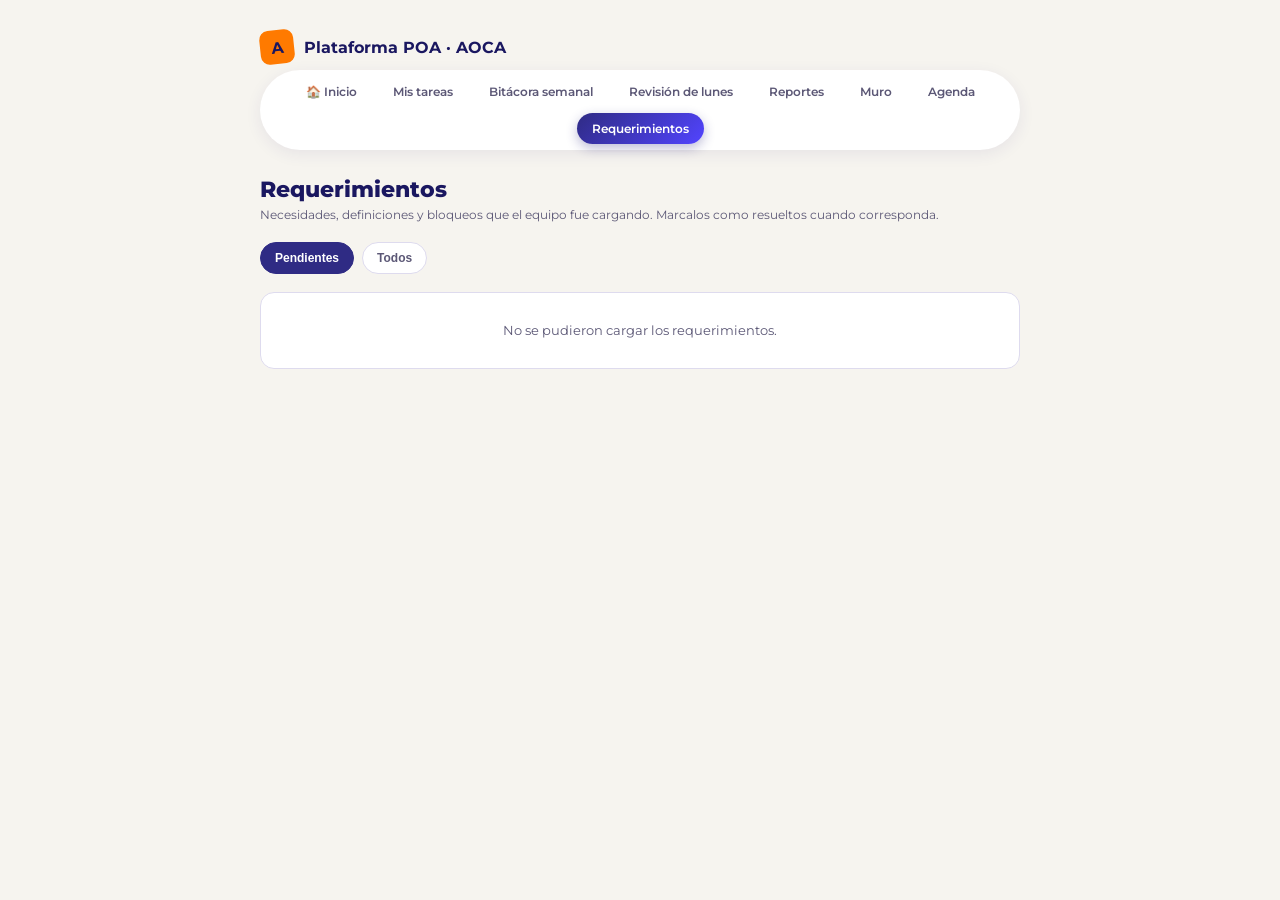
<file: requerimientos.html>
<!DOCTYPE html>
<html lang="es">
<head>
<meta charset="UTF-8">
<title>Requerimientos · Plataforma POA AOCA</title>
<link rel="preconnect" href="https://fonts.googleapis.com">
<link href="https://fonts.googleapis.com/css2?family=Montserrat:wght@400;500;600;700;800&display=swap" rel="stylesheet">
<style>
  :root{
    --indigo:#2F2B84; --indigo-deep:#1A1760; --indigo-tint:#EDECFA;
    --orange:#FF7A00; --orange-tint:#FFEEDC;
    --turquesa:#00D2D1; --turquesa-tint:#E0FAF9;
    --red:#C0392B; --red-tint:#FBE7E4;
    --paper:#F6F4EF; --ink:#1B1830; --ink-soft:#5C5876; --line:#DEDBEE;
  }
  *{box-sizing:border-box;}
  body{margin:0;background:var(--paper);color:var(--ink);font-family:'Montserrat',sans-serif;}
  .wrap{max-width:800px;margin:0 auto;padding:30px 20px 60px;}
  .brand{display:flex;align-items:center;gap:10px;margin-bottom:6px;}
  .brand .mark{width:34px;height:34px;border-radius:9px;background:var(--orange);display:flex;align-items:center;justify-content:center;font-family:'Montserrat',sans-serif;font-weight:700;color:var(--indigo-deep);transform:rotate(-6deg);}
  .brand span{font-weight:700;font-size:16px;color:var(--indigo-deep);}
  h1{font-size:22px;font-weight:800;margin:0 0 4px;color:var(--indigo-deep);}
  .hint{font-size:12px;color:var(--ink-soft);margin:0 0 20px;}
  .tabs{display:flex;gap:8px;margin-bottom:18px;}
  .tab{border:1px solid var(--line);background:#fff;border-radius:999px;padding:8px 14px;font-size:12px;font-weight:600;color:var(--ink-soft);cursor:pointer;}
  .tab.on{background:var(--indigo);color:#fff;border-color:var(--indigo);}
  .card{background:#fff;border:1px solid var(--line);border-radius:14px;padding:16px 18px;margin-bottom:12px;}
  .card.resuelto{opacity:.6;}
  .top2{display:flex;justify-content:space-between;align-items:flex-start;gap:10px;flex-wrap:wrap;}
  .tipo-badge{font-size:10px;font-weight:700;padding:4px 10px;border-radius:999px;text-transform:uppercase;letter-spacing:.03em;}
  .tipo-badge.Necesidad{background:var(--indigo-tint);color:var(--indigo);}
  .tipo-badge.Definición{background:var(--turquesa-tint);color:#0B8A89;}
  .tipo-badge.Bloqueo{background:var(--red-tint);color:var(--red);}
  .meta{font-size:10.5px;color:var(--ink-soft);}
  .quien{font-size:12.5px;font-weight:700;color:var(--indigo-deep);margin:8px 0 2px;}
  .desc{font-size:12.5px;line-height:1.5;margin:0 0 10px;}
  .estado-badge{font-size:10.5px;font-weight:700;padding:3px 9px;border-radius:999px;}
  .estado-badge.Pendiente{background:var(--red-tint);color:var(--red);}
  .estado-badge.En.análisis{background:var(--orange-tint);color:var(--orange);}
  .estado-badge.Resuelto{background:var(--turquesa-tint);color:#0B8A89;}
  .respuesta{background:var(--paper);border-radius:8px;padding:10px 12px;font-size:12px;margin-top:8px;}
  .actions{display:flex;gap:8px;margin-top:10px;flex-wrap:wrap;}
  .btn{border:none;border-radius:8px;padding:8px 13px;font-size:11.5px;font-weight:700;cursor:pointer;font-family:'Montserrat';}
  .btn-turq{background:var(--turquesa);color:#023331;}
  .btn-orange{background:var(--orange);color:#fff;}
  .btn-ghost{background:#fff;border:1px solid var(--line);color:var(--ink);}
  textarea.resp{width:100%;border:1px solid var(--line);border-radius:8px;padding:8px;font-family:'Montserrat';font-size:12px;min-height:44px;margin-top:8px;display:none;}
  .empty{text-align:center;color:var(--ink-soft);font-size:12.5px;padding:30px;background:#fff;border:1px solid var(--line);border-radius:14px;}
  #toast{position:fixed;bottom:24px;right:24px;left:24px;background:var(--indigo-deep);color:#fff;padding:14px 18px;border-radius:10px;font-size:12.5px;display:none;box-shadow:0 8px 24px rgba(0,0,0,.2);max-width:360px;margin-left:auto;}
  #toast.show{display:block;}
  #toast.err{background:#C0392B;}
</style>
</head>
<body>
<div class="wrap">
  <div class="brand"><div class="mark">A</div><span>Plataforma POA · AOCA</span></div>
  <nav class="app-nav">
    <a href="index.html">🏠 Inicio</a>
    <a href="mis-tareas.html">Mis tareas</a>
    <a href="bitacora-semanal.html">Bitácora semanal</a>
    <a href="revision-lunes.html">Revisión de lunes</a>
    <a href="reportes.html">Reportes</a>
    <a href="muro.html">Muro</a>
    <a href="agenda.html">Agenda</a>
    <a href="requerimientos.html">Requerimientos</a>
  </nav>

  <h1>Requerimientos</h1>
  <p class="hint">Necesidades, definiciones y bloqueos que el equipo fue cargando. Marcalos como resueltos cuando corresponda.</p>

  <div class="tabs">
    <button class="tab on" data-filtro="pendientes" onclick="cambiarTab(this,'pendientes')">Pendientes</button>
    <button class="tab" data-filtro="todos" onclick="cambiarTab(this,'todos')">Todos</button>
  </div>

  <div id="lista"><div class="empty">Cargando…</div></div>
</div>

<link rel="stylesheet" href="assets/app.css">
<script src="assets/app.js" defer></script>
<div id="toast"></div>

<script>
const WEBAPP_URL = 'https://script.google.com/macros/s/AKfycbz79-KdirXDLcDGQREVFWNzNfw-5R0W7H-VHEKw6IlT3Ziz7ZTawoCLYOfjWHad-DrC/exec';
let miEmail = localStorage.getItem('aoca_email') || prompt('Tu email (para registrar quién revisó):', 'direccionejecutiva@aoca.org.ar');
if (miEmail) localStorage.setItem('aoca_email', miEmail);

let todosLosRequerimientos = [];
let filtroActual = 'pendientes';

async function cargar() {
  const lista = document.getElementById('lista');
  lista.innerHTML = '<div class="empty">Cargando…</div>';
  try {
    const res = await fetch(WEBAPP_URL + '?action=requerimientos');
    todosLosRequerimientos = await res.json();
    render();
  } catch (err) {
    lista.innerHTML = '<div class="empty">No se pudieron cargar los requerimientos.</div>';
  }
}

function cambiarTab(btn, filtro) {
  document.querySelectorAll('.tab').forEach(t => t.classList.remove('on'));
  btn.classList.add('on');
  filtroActual = filtro;
  render();
}

function render() {
  const lista = document.getElementById('lista');
  const items = filtroActual === 'pendientes'
    ? todosLosRequerimientos.filter(r => r.estado !== 'Resuelto')
    : todosLosRequerimientos;

  if (!items.length) {
    lista.innerHTML = '<div class="empty">' + (filtroActual === 'pendientes' ? 'No hay requerimientos pendientes. 🎉' : 'Todavía no se cargó ningún requerimiento.') + '</div>';
    return;
  }

  lista.innerHTML = items.map((r, idx) => `
    <div class="card ${r.estado === 'Resuelto' ? 'resuelto' : ''}" id="req-${idx}">
      <div class="top2">
        <span class="tipo-badge ${r.tipo}">${r.tipo}</span>
        <span class="meta">${r.fecha}${r.tituloTarea ? ' · ' + r.tituloTarea : ''}</span>
      </div>
      <div class="quien">${r.solicitanteEmail}</div>
      <p class="desc">${r.descripcion}</p>
      <span class="estado-badge ${r.estado.replace(' ', '.')}">${r.estado}</span>
      ${r.respuestaDE ? `<div class="respuesta"><b>Respuesta:</b> ${r.respuestaDE}</div>` : ''}
      ${r.estado !== 'Resuelto' ? `
        <div class="actions">
          <button class="btn btn-ghost" onclick="toggleResp(${idx})">✎ Responder</button>
          <button class="btn btn-orange" onclick="cambiarEstado('${r.idRequerimiento}', 'En análisis', ${idx})">En análisis</button>
          <button class="btn btn-turq" onclick="cambiarEstado('${r.idRequerimiento}', 'Resuelto', ${idx})">✓ Marcar resuelto</button>
        </div>
        <textarea class="resp" id="resp-${idx}" placeholder="Escribí una respuesta (opcional)..."></textarea>
        <div class="actions" id="respActions-${idx}" style="display:none;">
          <button class="btn btn-ghost" onclick="guardarSoloRespuesta('${r.idRequerimiento}', '${r.estado}', ${idx})">💬 Guardar respuesta (sin cambiar estado)</button>
        </div>
      ` : ''}
    </div>
  `).join('');
}

function toggleResp(idx) {
  const t = document.getElementById('resp-' + idx);
  const abrir = t.style.display !== 'block';
  t.style.display = abrir ? 'block' : 'none';
  document.getElementById('respActions-' + idx).style.display = abrir ? 'flex' : 'none';
  if (abrir) t.focus();
}

async function guardarSoloRespuesta(idRequerimiento, estadoActual, idx) {
  const respEl = document.getElementById('resp-' + idx);
  const respuestaDE = respEl.value.trim();
  if (!respuestaDE) { showToast('Escribí algo antes de guardar.', true); return; }
  try {
    await fetch(WEBAPP_URL, {
      method: 'POST',
      body: JSON.stringify({ action: 'resolverRequerimiento', datos: { idRequerimiento, estado: estadoActual, respuestaDE } })
    });
    showToast('✓ Respuesta guardada.');
    cargar();
  } catch (err) {
    showToast('No se pudo guardar la respuesta.', true);
  }
}

async function cambiarEstado(idRequerimiento, estado, idx) {
  const respEl = document.getElementById('resp-' + idx);
  const respuestaDE = respEl ? respEl.value.trim() : '';
  try {
    await fetch(WEBAPP_URL, {
      method: 'POST',
      body: JSON.stringify({ action: 'resolverRequerimiento', datos: { idRequerimiento, estado, respuestaDE } })
    });
    showToast('✓ Actualizado a "' + estado + '".');
    cargar();
  } catch (err) {
    showToast('No se pudo actualizar.', true);
  }
}

function showToast(msg, isErr) {
  const t = document.getElementById('toast');
  t.textContent = msg;
  t.classList.toggle('err', !!isErr);
  t.classList.add('show');
  clearTimeout(window._tt);
  window._tt = setTimeout(() => t.classList.remove('show'), 3500);
}

cargar();
</script>
</body>
</html>
</file>
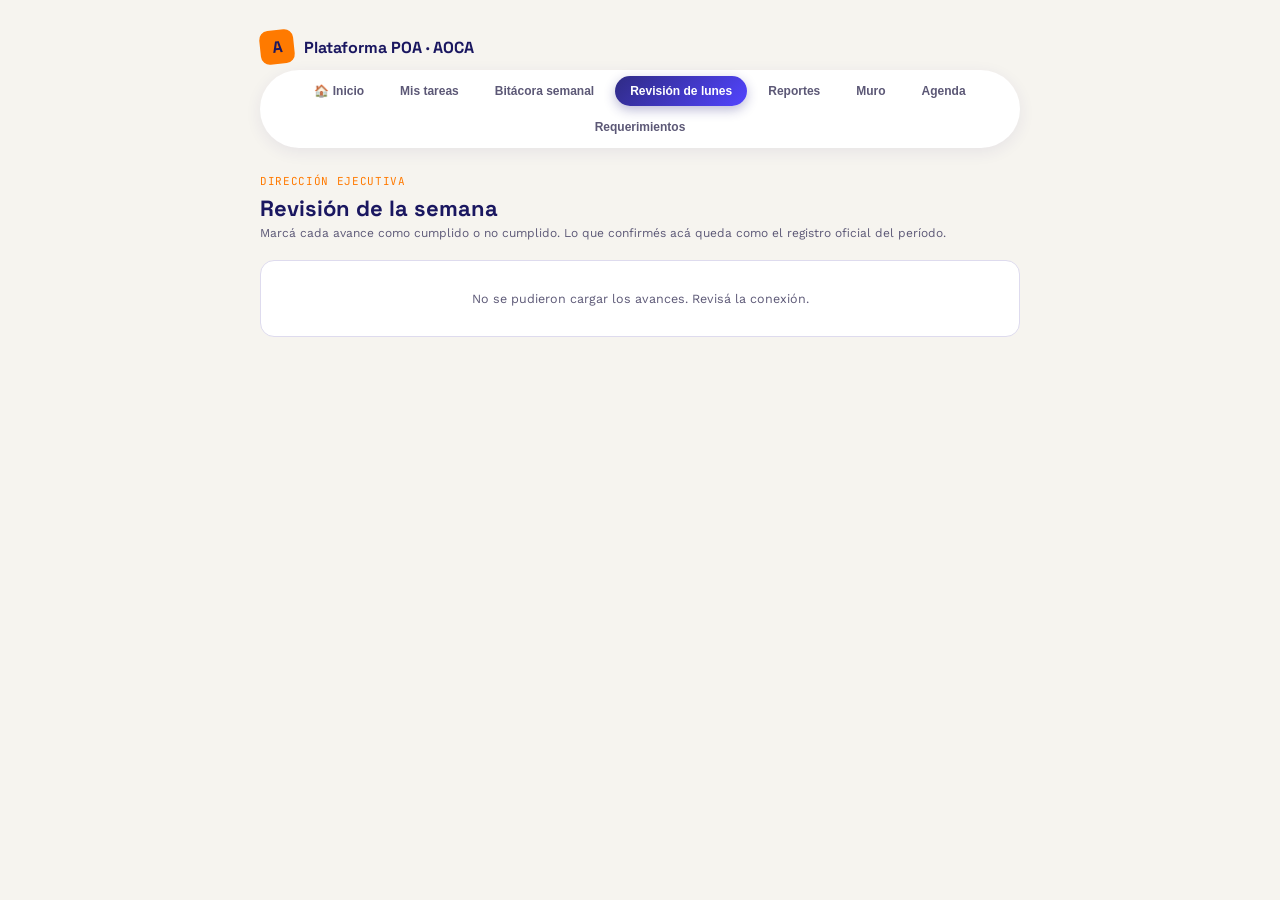
<file: revision-lunes.html>
<!DOCTYPE html>
<html lang="es">
<head>
<meta charset="UTF-8">
<title>Revisión de lunes · Plataforma POA AOCA</title>
<link rel="preconnect" href="https://fonts.googleapis.com">
<link href="https://fonts.googleapis.com/css2?family=Space+Grotesk:wght@500;600;700&family=Work+Sans:wght@400;500;600&family=JetBrains+Mono:wght@500;600&display=swap" rel="stylesheet">
<style>
  :root{
    --indigo:#2F2B84; --indigo-deep:#211D5E; --indigo-tint:#EDECFA;
    --orange:#FF7A00; --orange-tint:#FFEEDC;
    --green:#5BA646; --green-tint:#E8F4E3;
    --red:#C0392B; --red-tint:#FBE7E4;
    --paper:#F6F4EF; --ink:#1B1830; --ink-soft:#5C5876; --line:#DEDBEE;
  }
  *{box-sizing:border-box;}
  body{margin:0;background:var(--paper);color:var(--ink);font-family:'Work Sans',sans-serif;}
  .wrap{max-width:800px;margin:0 auto;padding:30px 20px 60px;}
  .brand{display:flex;align-items:center;gap:10px;margin-bottom:6px;}
  .brand .mark{width:34px;height:34px;border-radius:9px;background:var(--orange);display:flex;align-items:center;justify-content:center;font-family:'Space Grotesk',sans-serif;font-weight:700;color:var(--indigo-deep);transform:rotate(-6deg);}
  .brand span{font-family:'Space Grotesk',sans-serif;font-weight:700;font-size:16px;color:var(--indigo-deep);}
  nav.links{display:flex;gap:14px;margin-bottom:22px;}
  nav.links a{font-size:12px;color:var(--ink-soft);text-decoration:none;border-bottom:2px solid transparent;padding-bottom:2px;}
  nav.links a.active{color:var(--indigo-deep);font-weight:600;border-color:var(--orange);}
  h1{font-family:'Space Grotesk',sans-serif;font-size:22px;margin:0 0 4px;color:var(--indigo-deep);}
  .eyebrow{font-family:'JetBrains Mono',monospace;font-size:11px;color:var(--orange);letter-spacing:.06em;text-transform:uppercase;margin:0 0 6px;}
  .hint{font-size:12px;color:var(--ink-soft);margin:0 0 20px;}
  .row{background:#fff;border:1px solid var(--line);border-radius:14px;padding:16px 18px;margin-bottom:12px;}
  .row .top{display:flex;justify-content:space-between;align-items:flex-start;gap:12px;flex-wrap:wrap;}
  .who{font-size:12.5px;font-weight:700;color:var(--indigo-deep);}
  .meta{font-family:'JetBrains Mono',monospace;font-size:9.5px;color:var(--ink-soft);margin-left:6px;font-weight:400;}
  .prog{font-family:'JetBrains Mono',monospace;font-size:9.5px;color:var(--orange);text-transform:uppercase;}
  .tt{font-size:12.5px;font-weight:600;margin:2px 0 8px;}
  .txt{font-size:12.5px;line-height:1.45;color:var(--ink);background:var(--paper);border-radius:8px;padding:10px 12px;margin-bottom:10px;}
  .tag{font-family:'JetBrains Mono',monospace;font-size:10.5px;color:var(--ink-soft);}
  .actions{display:flex;gap:8px;margin-top:10px;}
  .rbtn{border:1px solid var(--line);background:#fff;border-radius:8px;padding:8px 14px;font-size:11.5px;font-weight:700;cursor:pointer;font-family:'Work Sans';}
  .rbtn.yes{border-color:var(--green);color:var(--green);}
  .rbtn.yes:hover{background:var(--green-tint);}
  .rbtn.no{border-color:var(--red);color:var(--red);}
  .rbtn.no:hover{background:var(--red-tint);}
  .done{opacity:.45;pointer-events:none;}
  .badge-done{font-size:10.5px;font-weight:700;padding:4px 10px;border-radius:999px;}
  .badge-done.yes{background:var(--green-tint);color:var(--green);}
  .badge-done.no{background:var(--red-tint);color:var(--red);}
  .empty{text-align:center;color:var(--ink-soft);font-size:12.5px;padding:30px;background:#fff;border:1px solid var(--line);border-radius:14px;}
  #toast{position:fixed;bottom:24px;right:24px;left:24px;background:var(--indigo-deep);color:#fff;padding:14px 18px;border-radius:10px;font-size:12.5px;display:none;box-shadow:0 8px 24px rgba(0,0,0,.2);max-width:360px;margin-left:auto;}
  #toast.show{display:block;}
  #toast.err{background:#C0392B;}
</style>
<link rel="stylesheet" href="assets/app.css">
<script src="assets/app.js" defer></script>
</head>
<body>
<div class="wrap">
  <div class="brand"><div class="mark">A</div><span>Plataforma POA · AOCA</span></div>
    <nav class="app-nav">
    <a href="index.html">🏠 Inicio</a>
    <a href="mis-tareas.html">Mis tareas</a>
    <a href="bitacora-semanal.html">Bitácora semanal</a>
    <a href="revision-lunes.html">Revisión de lunes</a>
    <a href="reportes.html">Reportes</a>
    <a href="muro.html">Muro</a>
    <a href="agenda.html">Agenda</a>
    <a href="requerimientos.html">Requerimientos</a>
  </nav>

  <p class="eyebrow">Dirección Ejecutiva</p>
  <h1>Revisión de la semana</h1>
  <p class="hint">Marcá cada avance como cumplido o no cumplido. Lo que confirmés acá queda como el registro oficial del período.</p>

  <div id="lista"><div class="empty">Cargando avances de la semana…</div></div>
</div>

<div id="toast"></div>

<script>
const WEBAPP_URL = 'https://script.google.com/macros/s/AKfycbz79-KdirXDLcDGQREVFWNzNfw-5R0W7H-VHEKw6IlT3Ziz7ZTawoCLYOfjWHad-DrC/exec';
let miEmail = localStorage.getItem('aoca_email_de') || prompt('Tu email (Directora Ejecutiva):', 'direccionejecutiva@aoca.org.ar');
if (miEmail) localStorage.setItem('aoca_email_de', miEmail);

async function cargar() {
  const lista = document.getElementById('lista');
  lista.innerHTML = '<div class="empty">Cargando avances de la semana…</div>';
  try {
    const res = await fetch(WEBAPP_URL + '?action=avancesPendientes');
    const avances = await res.json();
    if (!avances.length) {
      lista.innerHTML = '<div class="empty">No hay avances pendientes de revisión. Todo al día 🎉</div>';
      return;
    }
    lista.innerHTML = avances.map((a, idx) => `
      <div class="row" id="row-${idx}">
        <div class="top">
          <div>
            <span class="who">${a.autorEmail}</span><span class="meta">${a.codigoPoa} · ${a.tituloTarea} · ${a.semana}</span>
          </div>
        </div>
        <div class="txt">"${a.queHice}"</div>
        <span class="tag">Avance declarado: ${a.avancePct}%</span>
        <div class="actions" id="actions-${idx}">
          <button class="rbtn yes" onclick="revisar('${a.idAvance}', ${idx}, 'Cumplido')">✓ Cumplido</button>
          <button class="rbtn no" onclick="revisar('${a.idAvance}', ${idx}, 'No cumplido')">✗ No cumplido</button>
        </div>
      </div>
    `).join('');
  } catch (err) {
    lista.innerHTML = '<div class="empty">No se pudieron cargar los avances. Revisá la conexión.</div>';
  }
}

async function revisar(idAvance, idx, resultado) {
  const acciones = document.getElementById('actions-' + idx);
  acciones.innerHTML = 'Guardando…';
  try {
    await fetch(WEBAPP_URL, {
      method: 'POST',
      body: JSON.stringify({
        action: 'registrarRevision',
        datos: { idAvance, revisadoPor: miEmail, resultado }
      })
    });
    const badgeClase = resultado === 'Cumplido' ? 'yes' : 'no';
    acciones.innerHTML = `<span class="badge-done ${badgeClase}">${resultado === 'Cumplido' ? '✓ Cumplido' : '✗ No cumplido'}</span>`;
    document.getElementById('row-' + idx).classList.add('done');
    showToast('✓ Revisión registrada.');
  } catch (err) {
    acciones.innerHTML = 'Error al guardar, reintentá.';
    showToast('No se pudo guardar la revisión.', true);
  }
}

function showToast(msg, isErr) {
  const t = document.getElementById('toast');
  t.textContent = msg;
  t.classList.toggle('err', !!isErr);
  t.classList.add('show');
  clearTimeout(window._tt);
  window._tt = setTimeout(() => t.classList.remove('show'), 3500);
}

cargar();
</script>
</body>
</html>
</file>
<file: assets/app.css>
/* ============================================
   Plataforma POA · AOCA — Kit visual compartido
   Se linkea desde todas las páginas para que la
   navegación, los botones y las transiciones se
   sientan como un solo producto, no páginas sueltas.
   ============================================ */

:root{
  --indigo:#2F2B84; --indigo-deep:#1A1760; --indigo-tint:#EDECFA;
  --orange:#FF7A00; --orange-tint:#FFEEDC;
  --turquesa:#00D2D1; --turquesa-tint:#E0FAF9;
  --violeta:#5244FF;
  --paper:#F6F4EF; --ink:#1B1830; --ink-soft:#5C5876; --line:#DEDBEE;
}

/* --- Transición entre páginas (fundido) --- */
body{
  transition: opacity .22s ease;
}
body.page-enter{ opacity:0; }
body.page-exit{ opacity:0; }

/* --- Nav tipo pastillas --- */
.app-nav{
  display:flex; gap:6px; flex-wrap:wrap; justify-content:center;
  background:#fff; border-radius:999px; padding:6px;
  box-shadow:0 4px 16px rgba(47,43,132,.08);
  width:fit-content; margin:0 auto 26px;
}
.app-nav a{
  font-family:'Montserrat',sans-serif;
  font-size:12px; font-weight:600; color:var(--ink-soft);
  text-decoration:none; padding:8px 15px; border-radius:999px;
  transition:background .2s, color .2s, transform .15s;
  white-space:nowrap;
}
.app-nav a:hover{ background:var(--indigo-tint); color:var(--indigo-deep); transform:translateY(-1px); }
.app-nav a.active{
  background:linear-gradient(135deg,var(--indigo) 0%,var(--violeta) 100%);
  color:#fff;
  box-shadow:0 4px 12px rgba(47,43,132,.32);
}

/* Nav sobre fondo oscuro (dentro de un hero indigo) */
.app-nav.on-dark{ background:rgba(255,255,255,.12); backdrop-filter:blur(4px); }
.app-nav.on-dark a{ color:#D8D5F2; }
.app-nav.on-dark a:hover{ background:rgba(255,255,255,.15); color:#fff; }
.app-nav.on-dark a.active{ background:var(--orange); box-shadow:0 4px 12px rgba(255,122,0,.35); }

/* --- Botones con efecto de onda al tocar --- */
.btn, button{
  position:relative; overflow:hidden;
  transition:transform .15s, box-shadow .15s;
}
.btn:hover, button:hover{ transform:translateY(-2px); }
.btn:active, button:active{ transform:translateY(0); }
.ripple{
  position:absolute; border-radius:50%;
  background:rgba(255,255,255,.55);
  transform:scale(0);
  animation:rippleAnim .6s ease-out forwards;
  pointer-events:none;
}
@keyframes rippleAnim{ to{ transform:scale(2.6); opacity:0; } }

/* --- Aparición suave de bloques de contenido --- */
.fade-in{ opacity:0; animation:fadeIn .6s ease forwards; }
@keyframes fadeIn{ to{ opacity:1; transform:translateY(0); } from{ transform:translateY(8px); } }
</file>
